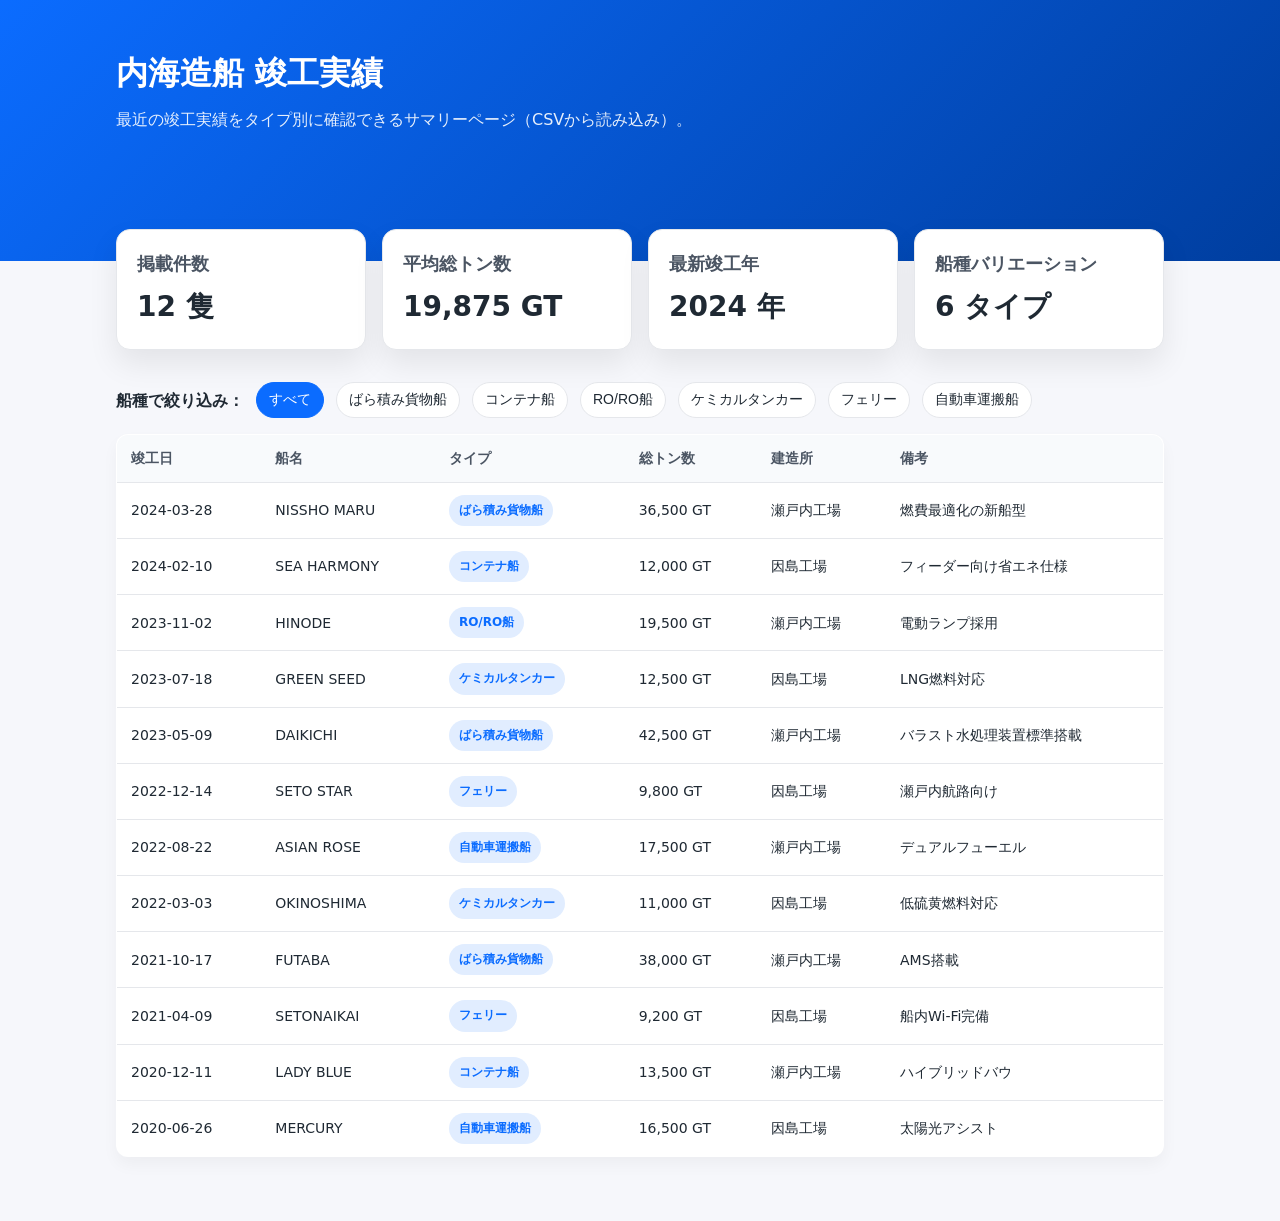
<file: index.html>
<!DOCTYPE html>
<html lang="ja">
<head>
  <meta charset="UTF-8" />
  <meta name="viewport" content="width=device-width, initial-scale=1.0" />
  <title>内海造船 竣工実績</title>
  <style>
    :root {
      --bg: #f6f7fb;
      --card: #ffffff;
      --accent: #0b6cff;
      --text: #1f2933;
      --muted: #4b5563;
      --border: #e5e7eb;
    }

    * { box-sizing: border-box; }

    body {
      margin: 0;
      font-family: "Noto Sans JP", "Inter", system-ui, -apple-system, BlinkMacSystemFont, "Segoe UI", sans-serif;
      background: var(--bg);
      color: var(--text);
      line-height: 1.6;
    }

    header {
      background: linear-gradient(135deg, #0b6cff, #003e9f);
      color: #fff;
      padding: 48px 24px 64px;
    }

    .container {
      max-width: 1080px;
      margin: 0 auto;
      padding: 0 16px 64px;
    }

    h1 { margin: 0 0 8px; font-size: 32px; }

    .lead { margin: 0; color: rgba(255,255,255,0.9); }

    .cards {
      display: grid;
      grid-template-columns: repeat(auto-fit, minmax(240px, 1fr));
      gap: 16px;
      margin-top: -32px;
    }

    .card {
      background: var(--card);
      border-radius: 14px;
      padding: 20px;
      box-shadow: 0 14px 30px rgba(0,0,0,0.08);
      border: 1px solid var(--border);
    }

    .card h2 { margin: 0 0 6px; font-size: 18px; color: var(--muted); }
    .card .value { font-size: 28px; font-weight: 700; }

    .filters {
      display: flex;
      flex-wrap: wrap;
      gap: 12px;
      margin: 32px 0 16px;
      align-items: center;
    }

    .pill {
      padding: 8px 12px;
      border: 1px solid var(--border);
      border-radius: 999px;
      background: var(--card);
      color: var(--text);
      cursor: pointer;
      transition: all .2s ease;
      font-size: 14px;
    }

    .pill.active { background: var(--accent); color: #fff; border-color: var(--accent); }

    table {
      width: 100%;
      border-collapse: collapse;
      background: var(--card);
      border: 1px solid var(--border);
      border-radius: 12px;
      overflow: hidden;
      box-shadow: 0 8px 16px rgba(0,0,0,0.04);
    }

    th, td {
      padding: 12px 14px;
      border-bottom: 1px solid var(--border);
      text-align: left;
      font-size: 14px;
    }

    th { background: #f8fafc; color: var(--muted); font-weight: 600; }

    tr:last-child td { border-bottom: none; }

    .badge {
      display: inline-block;
      padding: 6px 10px;
      border-radius: 999px;
      background: rgba(11,108,255,0.12);
      color: #0b6cff;
      font-weight: 700;
      font-size: 12px;
    }

    @media (max-width: 720px) {
      header { padding: 32px 16px 56px; }
      h1 { font-size: 26px; }
      table, thead, tbody, th, td, tr { display: block; }
      thead { display: none; }
      tr { border-bottom: 1px solid var(--border); }
      td { border: none; padding: 10px 14px; }
      td::before {
        content: attr(data-label);
        display: block;
        font-weight: 700;
        color: var(--muted);
        margin-bottom: 4px;
      }
    }
  </style>
</head>
<body>
  <header>
    <div class="container">
      <h1>内海造船 竣工実績</h1>
      <p class="lead">最近の竣工実績をタイプ別に確認できるサマリーページ（CSVから読み込み）。</p>
    </div>
  </header>

  <main class="container">
    <section class="cards" id="summaryCards"></section>

    <section>
      <div class="filters" id="filters">
        <strong>船種で絞り込み：</strong>
      </div>

      <table id="deliveriesTable" aria-label="竣工実績一覧">
        <thead>
          <tr>
            <th>竣工日</th>
            <th>船名</th>
            <th>タイプ</th>
            <th>総トン数</th>
            <th>建造所</th>
            <th>備考</th>
          </tr>
        </thead>
        <tbody></tbody>
      </table>
    </section>
  </main>

  <script>
    let deliveries = [];
    const tableBody = document.querySelector("#deliveriesTable tbody");
    const filters = document.getElementById("filters");
    const summaryCards = document.getElementById("summaryCards");

    const formatNumber = (num) => num.toLocaleString("ja-JP") + " GT";

    const parseCsv = (text) => {
      const lines = text.trim().split(/\r?\n/);
      const headers = lines.shift().split(",");

      return lines
        .filter(Boolean)
        .map((line) => {
          const cells = line.split(/,(?=(?:[^"]*"[^"]*")*[^"]*$)/).map((cell) => cell.replace(/^"|"$/g, ""));
          const record = Object.fromEntries(headers.map((key, idx) => [key, cells[idx] ?? ""]));
          return {
            date: record.date,
            name: record.name,
            type: record.type,
            tonnage: Number(record.tonnage) || 0,
            yard: record.yard,
            note: record.note,
          };
        });
    };

    const renderTable = (type) => {
      tableBody.innerHTML = "";
      const filtered = type === "すべて" ? deliveries : deliveries.filter((d) => d.type === type);
      filtered
        .sort((a, b) => new Date(b.date) - new Date(a.date))
        .forEach((d) => {
          const tr = document.createElement("tr");
          tr.innerHTML = `
            <td data-label="竣工日">${d.date}</td>
            <td data-label="船名">${d.name}</td>
            <td data-label="タイプ"><span class="badge">${d.type}</span></td>
            <td data-label="総トン数">${formatNumber(d.tonnage)}</td>
            <td data-label="建造所">${d.yard}</td>
            <td data-label="備考">${d.note}</td>
          `;
          tableBody.appendChild(tr);
        });
    };

    const buildFilters = () => {
      filters.innerHTML = "<strong>船種で絞り込み：</strong>";
      const types = ["すべて", ...new Set(deliveries.map((d) => d.type))];
      types.forEach((type, index) => {
        const btn = document.createElement("button");
        btn.className = "pill" + (index === 0 ? " active" : "");
        btn.textContent = type;
        btn.addEventListener("click", () => {
          document.querySelectorAll('.pill').forEach(p => p.classList.remove('active'));
          btn.classList.add('active');
          renderTable(type);
        });
        filters.appendChild(btn);
      });
    };

    const renderSummary = () => {
      summaryCards.innerHTML = "";
      const total = deliveries.length;
      const avgTonnage = total === 0 ? 0 : Math.round(deliveries.reduce((sum, d) => sum + d.tonnage, 0) / total);
      const latestYear = deliveries.length ? new Date(Math.max(...deliveries.map((d) => new Date(d.date)))).getFullYear() : "-";
      const shipTypes = new Set(deliveries.map((d) => d.type)).size;

      const cards = [
        { label: "掲載件数", value: `${total} 隻` },
        { label: "平均総トン数", value: `${avgTonnage.toLocaleString("ja-JP")} GT` },
        { label: "最新竣工年", value: `${latestYear} 年` },
        { label: "船種バリエーション", value: `${shipTypes} タイプ` },
      ];

      cards.forEach((card) => {
        const div = document.createElement("div");
        div.className = "card";
        div.innerHTML = `<h2>${card.label}</h2><div class=\"value\">${card.value}</div>`;
        summaryCards.appendChild(div);
      });
    };

    const loadCsv = async () => {
      try {
        const response = await fetch("deliveries.csv");
        const text = await response.text();
        deliveries = parseCsv(text);
        buildFilters();
        renderSummary();
        renderTable("すべて");
      } catch (error) {
        tableBody.innerHTML = `<tr><td colspan=\"6\">データの読み込みに失敗しました</td></tr>`;
        console.error("CSV load error", error);
      }
    };

    loadCsv();
  </script>
</body>
</html>
</file>
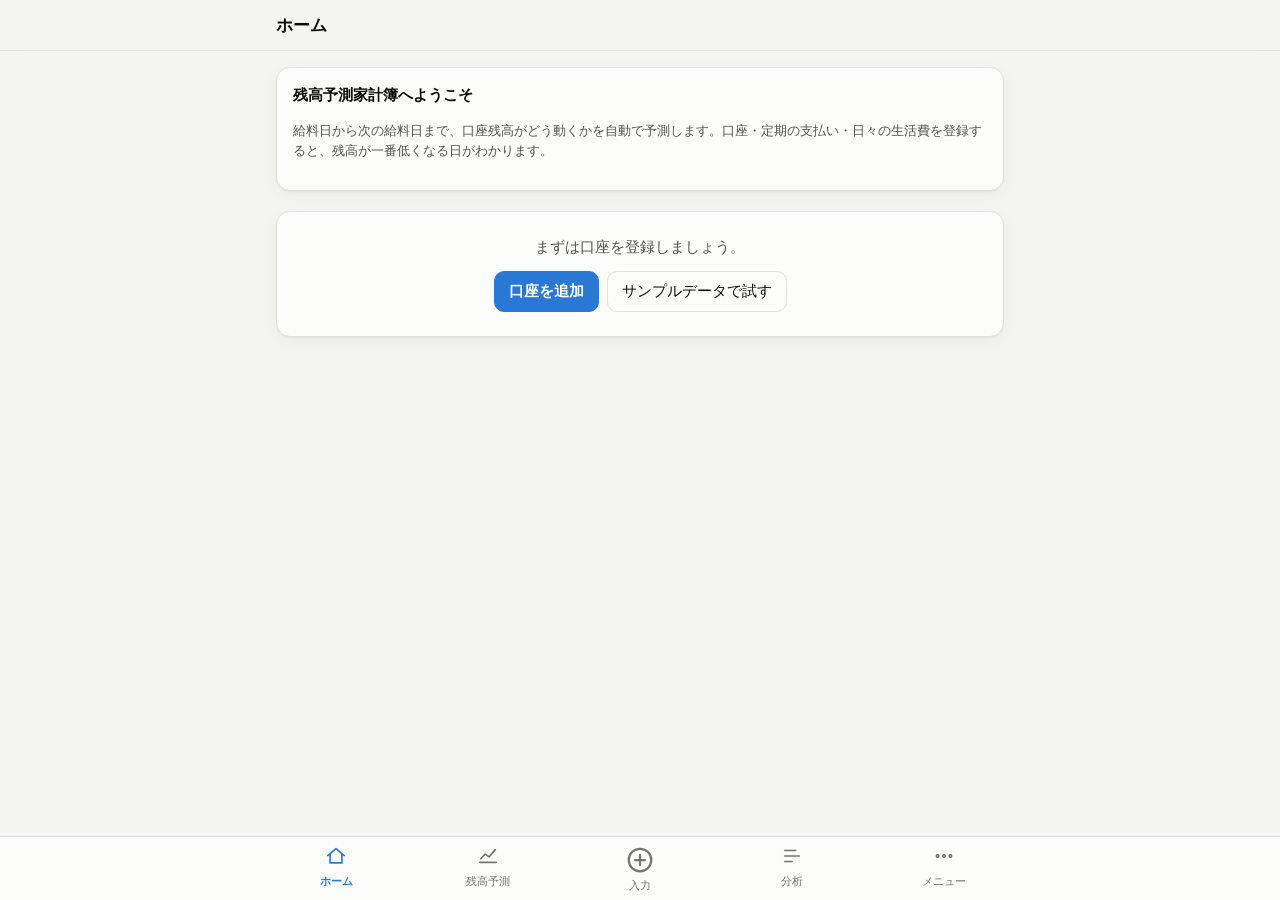
<file: kakeibo/index.html>
<!DOCTYPE html>
<html lang="ja" data-version="2026.10.31-1">
<head>
  <meta charset="UTF-8" />
  <meta name="viewport" content="width=device-width, initial-scale=1, viewport-fit=cover" />
  <meta name="theme-color" content="#f4f4f1" media="(prefers-color-scheme: light)" />
  <meta name="theme-color" content="#111110" media="(prefers-color-scheme: dark)" />
  <meta name="apple-mobile-web-app-capable" content="yes" />
  <meta http-equiv="Cache-Control" content="no-cache" />
  <title>残高予測家計簿</title>
  <link rel="stylesheet" href="css/style.css?v=2026.10.31-1" />
</head>
<body>
  <header class="top">
    <div class="inner">
      <button class="back" id="backBtn" hidden>‹ 戻る</button>
      <h1 id="pageTitle">ホーム</h1>
    </div>
  </header>

  <main id="app" aria-live="polite"></main>

  <nav class="tabs" aria-label="メインメニュー">
    <div class="inner">
      <button data-tab="home">
        <svg viewBox="0 0 24 24" fill="none" stroke="currentColor" stroke-width="1.8" stroke-linecap="round" stroke-linejoin="round" aria-hidden="true"><path d="M3 11.5 12 4l9 7.5"/><path d="M5.5 10v9.5h13V10"/></svg>
        ホーム
      </button>
      <button data-tab="forecast">
        <svg viewBox="0 0 24 24" fill="none" stroke="currentColor" stroke-width="1.8" stroke-linecap="round" stroke-linejoin="round" aria-hidden="true"><path d="M3 19h18"/><path d="M4 15l5-5 4 3 7-8"/></svg>
        残高予測
      </button>
      <button data-tab="input" class="add">
        <svg viewBox="0 0 24 24" fill="none" stroke="currentColor" stroke-width="1.8" stroke-linecap="round" aria-hidden="true"><circle cx="12" cy="12" r="9"/><path d="M12 8v8M8 12h8"/></svg>
        入力
      </button>
      <button data-tab="analysis">
        <svg viewBox="0 0 24 24" fill="none" stroke="currentColor" stroke-width="1.8" stroke-linecap="round" aria-hidden="true"><path d="M4 6h12M4 12h16M4 18h8"/></svg>
        分析
      </button>
      <button data-tab="menu">
        <svg viewBox="0 0 24 24" fill="none" stroke="currentColor" stroke-width="1.8" stroke-linecap="round" aria-hidden="true"><circle cx="5" cy="12" r="1.3"/><circle cx="12" cy="12" r="1.3"/><circle cx="19" cy="12" r="1.3"/></svg>
        メニュー
      </button>
    </div>
  </nav>

  <dialog class="sheet" id="sheet">
    <form method="dialog" id="sheetForm">
      <div class="sheet-head">
        <h2 id="sheetTitle"></h2>
        <button type="button" class="ghost small" id="sheetClose" aria-label="閉じる">閉じる</button>
      </div>
      <div class="sheet-body" id="sheetBody"></div>
    </form>
  </dialog>

  <script src="js/dates.js?v=2026.10.31-1"></script>
  <script src="js/engine.js?v=2026.10.31-1"></script>
  <script src="js/chart.js?v=2026.10.31-1"></script>
  <script src="js/matching.js?v=2026.10.31-1"></script>
  <script src="js/edits.js?v=2026.10.31-1"></script>
  <script src="js/app.js?v=2026.10.31-1"></script>
</body>
</html>
</file>
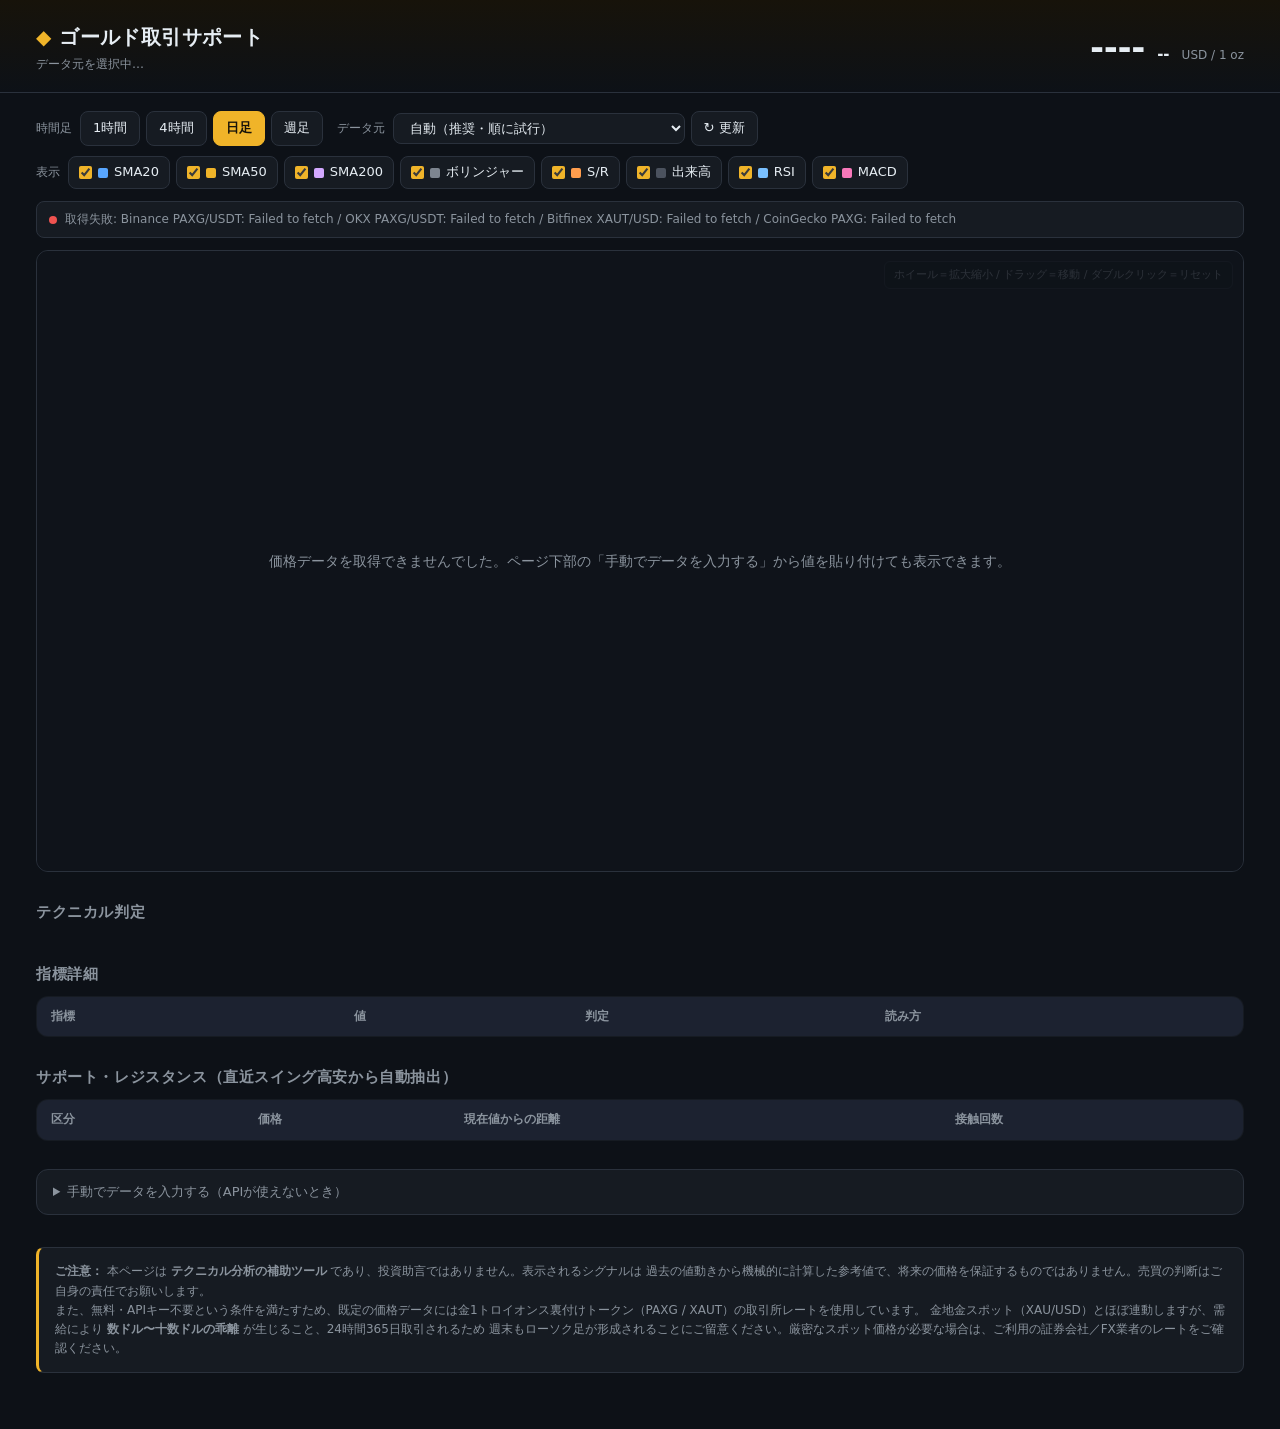
<file: gold.html>
<!DOCTYPE html>
<html lang="ja">
<head>
<meta charset="UTF-8" />
<meta name="viewport" content="width=device-width, initial-scale=1.0" />
<title>ゴールド取引サポート | XAU/USD テクニカル分析</title>
<style>
  :root {
    --bg: #0d1117;
    --panel: #161b22;
    --panel-2: #1c2230;
    --border: #2a313c;
    --text: #e6edf3;
    --muted: #8b949e;
    --gold: #f0b429;
    --up: #26a69a;
    --down: #ef5350;
    --accent: #58a6ff;
  }

  * { box-sizing: border-box; }

  /* クラス側の display 指定が UA の [hidden] に勝ってしまうため明示的に打ち消す。
     これがないと非表示のオーバーレイがチャートのマウス操作を奪う。 */
  [hidden] { display: none !important; }

  body {
    margin: 0;
    background: var(--bg);
    color: var(--text);
    font-family: "Noto Sans JP", system-ui, -apple-system, BlinkMacSystemFont, "Segoe UI", sans-serif;
    line-height: 1.6;
    -webkit-text-size-adjust: 100%;
  }

  a { color: var(--accent); }

  .container { max-width: 1240px; margin: 0 auto; padding: 0 16px 56px; }

  /* ---------- header ---------- */
  header {
    border-bottom: 1px solid var(--border);
    background: linear-gradient(180deg, #17130a, var(--bg));
  }

  .head-inner {
    max-width: 1240px;
    margin: 0 auto;
    padding: 20px 16px 18px;
    display: flex;
    flex-wrap: wrap;
    gap: 16px 28px;
    align-items: flex-end;
    justify-content: space-between;
  }

  h1 {
    margin: 0;
    font-size: 20px;
    letter-spacing: .02em;
  }
  h1 .mark { color: var(--gold); }
  .sub { margin: 2px 0 0; font-size: 12px; color: var(--muted); }

  .ticker { display: flex; align-items: baseline; gap: 12px; flex-wrap: wrap; }
  .ticker .price { font-size: 34px; font-weight: 700; font-variant-numeric: tabular-nums; letter-spacing: -.01em; }
  .ticker .chg { font-size: 15px; font-weight: 700; font-variant-numeric: tabular-nums; }
  .ticker .unit { font-size: 12px; color: var(--muted); }
  .up { color: var(--up); }
  .down { color: var(--down); }
  .flat { color: var(--muted); }

  /* ---------- toolbar ---------- */
  .toolbar {
    display: flex;
    flex-wrap: wrap;
    gap: 10px 14px;
    align-items: center;
    margin: 18px 0 12px;
  }

  .group { display: flex; align-items: center; gap: 6px; flex-wrap: wrap; }
  .group > .label { font-size: 12px; color: var(--muted); margin-right: 2px; }

  button, select {
    font: inherit;
    font-size: 13px;
    color: var(--text);
    background: var(--panel);
    border: 1px solid var(--border);
    border-radius: 8px;
    padding: 6px 12px;
    cursor: pointer;
    transition: background .15s, border-color .15s, color .15s;
  }
  button:hover, select:hover { border-color: #3d4552; background: var(--panel-2); }
  button.active { background: var(--gold); border-color: var(--gold); color: #17130a; font-weight: 700; }
  button:disabled { opacity: .5; cursor: default; }

  .toggle {
    display: inline-flex;
    align-items: center;
    gap: 6px;
    font-size: 13px;
    padding: 5px 10px;
    border: 1px solid var(--border);
    border-radius: 8px;
    background: var(--panel);
    cursor: pointer;
    user-select: none;
  }
  .toggle input { accent-color: var(--gold); margin: 0; }
  .swatch { width: 10px; height: 10px; border-radius: 2px; display: inline-block; }

  /* ---------- status ---------- */
  .status {
    display: flex;
    align-items: center;
    gap: 8px;
    font-size: 12px;
    color: var(--muted);
    padding: 8px 12px;
    border: 1px solid var(--border);
    border-radius: 8px;
    background: var(--panel);
    margin-bottom: 12px;
  }
  .status .dot { width: 8px; height: 8px; border-radius: 50%; background: var(--muted); flex: none; }
  .status.ok .dot { background: var(--up); }
  .status.warn .dot { background: var(--gold); }
  .status.err .dot { background: var(--down); }

  /* ---------- chart ---------- */
  .chart-wrap {
    position: relative;
    background: var(--panel);
    border: 1px solid var(--border);
    border-radius: 12px;
    overflow: hidden;
  }
  #chart { display: block; width: 100%; height: 620px; touch-action: none; cursor: crosshair; }
  @media (max-width: 720px) { #chart { height: 480px; } }

  .chart-hint {
    position: absolute; right: 10px; top: 10px;
    font-size: 11px; color: var(--muted);
    pointer-events: none;
    background: rgba(22,27,34,.9);
    border: 1px solid var(--border);
    border-radius: 6px;
    padding: 4px 9px;
    transition: opacity .4s ease;
  }
  .chart-hint.dismissed { opacity: 0; }

  .overlay-msg {
    position: absolute; inset: 0;
    display: flex; align-items: center; justify-content: center;
    background: rgba(13,17,23,.75);
    font-size: 14px; color: var(--muted);
    text-align: center; padding: 24px;
  }

  /* ---------- analysis ---------- */
  h2 { font-size: 15px; margin: 28px 0 10px; letter-spacing: .04em; color: var(--muted); font-weight: 600; }

  .grid {
    display: grid;
    grid-template-columns: repeat(auto-fit, minmax(230px, 1fr));
    gap: 12px;
  }

  .card {
    background: var(--panel);
    border: 1px solid var(--border);
    border-radius: 12px;
    padding: 14px 16px;
  }
  .card .k { font-size: 12px; color: var(--muted); }
  .card .v { font-size: 22px; font-weight: 700; font-variant-numeric: tabular-nums; margin-top: 2px; }
  .card .n { font-size: 12px; color: var(--muted); margin-top: 2px; }

  .signal-card { grid-column: span 2; }
  @media (max-width: 620px) { .signal-card { grid-column: span 1; } }
  .signal-card .v { font-size: 26px; }

  .gauge {
    position: relative;
    height: 8px;
    border-radius: 999px;
    margin: 12px 0 6px;
    background: linear-gradient(90deg, var(--down) 0%, #4b525e 50%, var(--up) 100%);
    opacity: .55;
  }
  .gauge .needle {
    position: absolute; top: -4px; width: 3px; height: 16px;
    background: var(--text); border-radius: 2px;
    transform: translateX(-50%);
    transition: left .3s ease;
  }
  .gauge-scale { display: flex; justify-content: space-between; font-size: 11px; color: var(--muted); }

  table { width: 100%; border-collapse: collapse; background: var(--panel); border: 1px solid var(--border); border-radius: 12px; overflow: hidden; }
  th, td { padding: 10px 14px; text-align: left; font-size: 13px; border-bottom: 1px solid var(--border); }
  th { background: var(--panel-2); color: var(--muted); font-weight: 600; font-size: 12px; }
  tr:last-child td { border-bottom: none; }
  td.num { font-variant-numeric: tabular-nums; white-space: nowrap; }

  .tag {
    display: inline-block; padding: 2px 9px; border-radius: 999px;
    font-size: 12px; font-weight: 700; white-space: nowrap;
  }
  .tag.bull { background: rgba(38,166,154,.16); color: var(--up); }
  .tag.bear { background: rgba(239,83,80,.16); color: var(--down); }
  .tag.neu  { background: rgba(139,148,158,.16); color: var(--muted); }

  @media (max-width: 720px) {
    table, thead, tbody, th, td, tr { display: block; }
    thead { display: none; }
    tr { border-bottom: 1px solid var(--border); padding: 6px 0; }
    tr:last-child { border-bottom: none; }
    td { border: none; padding: 4px 14px; display: flex; justify-content: space-between; gap: 16px; }
    td::before { content: attr(data-label); color: var(--muted); font-size: 12px; }
  }

  details {
    margin-top: 28px;
    background: var(--panel);
    border: 1px solid var(--border);
    border-radius: 12px;
    padding: 12px 16px;
  }
  summary { cursor: pointer; font-size: 13px; color: var(--muted); }
  textarea {
    width: 100%; min-height: 150px; margin-top: 12px;
    background: var(--bg); color: var(--text);
    border: 1px solid var(--border); border-radius: 8px;
    padding: 10px; font-family: ui-monospace, SFMono-Regular, Menlo, monospace; font-size: 12px;
    resize: vertical;
  }
  .note { font-size: 12px; color: var(--muted); }

  footer.disclaimer {
    margin-top: 32px;
    padding: 14px 16px;
    border: 1px solid var(--border);
    border-left: 3px solid var(--gold);
    border-radius: 8px;
    background: var(--panel);
    font-size: 12px;
    color: var(--muted);
  }
</style>
</head>
<body>

<header>
  <div class="head-inner">
    <div>
      <h1><span class="mark">◆</span> ゴールド取引サポート</h1>
      <p class="sub" id="sourceLine">データ元を選択中…</p>
    </div>
    <div class="ticker">
      <span class="price" id="lastPrice">----</span>
      <span class="chg" id="lastChange">--</span>
      <span class="unit" id="lastTime">USD / 1 oz</span>
    </div>
  </div>
</header>

<main class="container">

  <div class="toolbar">
    <div class="group">
      <span class="label">時間足</span>
      <button data-tf="1h">1時間</button>
      <button data-tf="4h">4時間</button>
      <button data-tf="1d" class="active">日足</button>
      <button data-tf="1w">週足</button>
    </div>

    <div class="group">
      <span class="label">データ元</span>
      <select id="sourceSelect">
        <option value="auto">自動（推奨・順に試行）</option>
        <option value="binance">Binance PAXG/USDT</option>
        <option value="okx">OKX PAXG/USDT</option>
        <option value="bitfinex">Bitfinex XAUT/USD</option>
        <option value="coingecko">CoinGecko PAXG</option>
        <option value="stooq">Stooq XAU/USD 現物（CORS制限あり）</option>
        <option value="manual">手動入力データ</option>
      </select>
      <button id="reloadBtn" title="再取得">↻ 更新</button>
    </div>

    <div class="group" id="toggles"></div>
  </div>

  <div class="status" id="status"><span class="dot"></span><span id="statusText">読み込み中…</span></div>

  <div class="chart-wrap">
    <canvas id="chart"></canvas>
    <div class="chart-hint">ホイール＝拡大縮小 / ドラッグ＝移動 / ダブルクリック＝リセット</div>
    <div class="overlay-msg" id="overlayMsg" hidden></div>
  </div>

  <h2>テクニカル判定</h2>
  <div class="grid" id="summaryGrid"></div>

  <h2>指標詳細</h2>
  <table id="indicatorTable">
    <thead>
      <tr><th>指標</th><th>値</th><th>判定</th><th>読み方</th></tr>
    </thead>
    <tbody></tbody>
  </table>

  <h2>サポート・レジスタンス（直近スイング高安から自動抽出）</h2>
  <table id="srTable">
    <thead>
      <tr><th>区分</th><th>価格</th><th>現在値からの距離</th><th>接触回数</th></tr>
    </thead>
    <tbody></tbody>
  </table>

  <details id="manualPanel">
    <summary>手動でデータを入力する（APIが使えないとき）</summary>
    <p class="note" style="margin-top:10px">
      1行1本のローソク足。<code>日時,始値,高値,安値,終値[,出来高]</code> の形式（カンマ / タブ / 半角スペース区切り）。
      日時は <code>2026-09-01</code> や <code>2026-09-01 14:00</code>、UNIX秒/ミリ秒も可。ヘッダー行があれば自動で無視します。
    </p>
    <textarea id="manualInput" placeholder="2026-09-01,3980.5,4012.0,3971.2,4005.8
2026-09-02,4005.8,4030.4,3998.1,4021.3"></textarea>
    <div style="margin-top:10px; display:flex; gap:8px; flex-wrap:wrap">
      <button id="manualApply">このデータで表示</button>
      <button id="manualClear">クリア</button>
      <span class="note" id="manualMsg"></span>
    </div>
  </details>

  <footer class="disclaimer">
    <strong>ご注意：</strong>
    本ページは <strong>テクニカル分析の補助ツール</strong> であり、投資助言ではありません。表示されるシグナルは
    過去の値動きから機械的に計算した参考値で、将来の価格を保証するものではありません。売買の判断はご自身の責任でお願いします。<br />
    また、無料・APIキー不要という条件を満たすため、既定の価格データには金1トロイオンス裏付けトークン（PAXG / XAUT）の取引所レートを使用しています。
    金地金スポット（XAU/USD）とほぼ連動しますが、需給により <strong>数ドル〜十数ドルの乖離</strong> が生じること、24時間365日取引されるため
    週末もローソク足が形成されることにご留意ください。厳密なスポット価格が必要な場合は、ご利用の証券会社／FX業者のレートをご確認ください。
  </footer>
</main>

<script>
"use strict";

/* =========================================================================
   1. 設定
   ========================================================================= */

const TF = {
  "1h": { label: "1時間足", ms: 3600e3 },
  "4h": { label: "4時間足", ms: 4 * 3600e3 },
  "1d": { label: "日足",    ms: 24 * 3600e3 },
  "1w": { label: "週足",    ms: 7 * 24 * 3600e3 },
};

const OVERLAY_DEFS = [
  { id: "sma20",  label: "SMA20",  color: "#58a6ff", on: true },
  { id: "sma50",  label: "SMA50",  color: "#f0b429", on: true },
  { id: "sma200", label: "SMA200", color: "#d2a8ff", on: true },
  { id: "bb",     label: "ボリンジャー", color: "#7d8590", on: true },
  { id: "sr",     label: "S/R",    color: "#ff9d4d", on: true },
  { id: "vol",    label: "出来高", color: "#4b525e", on: true },
  { id: "rsi",    label: "RSI",    color: "#79c0ff", on: true },
  { id: "macd",   label: "MACD",   color: "#f778ba", on: true },
];

const CACHE_KEY = "goldChartCache.v1";
const MANUAL_KEY = "goldChartManual.v1";

const state = {
  tf: "1d",
  sourcePref: "auto",
  candles: [],
  meta: null,          // { sourceId, sourceName, note, granularityMs }
  view: { start: 0, count: 140 },
  hover: null,         // ホバー中のインデックス
  overlays: Object.fromEntries(OVERLAY_DEFS.map(o => [o.id, o.on])),
  drag: null,
};

/* =========================================================================
   2. データ取得アダプタ
   すべて APIキー不要・CORS 許可済みの公開エンドポイント。
   ブラウザの所在地やレート制限で失敗しうるため、順に試行する。
   ========================================================================= */

const SOURCES = {
  binance: {
    name: "Binance PAXG/USDT",
    note: "金1oz裏付けトークン PAXG の取引所レート（24時間取引）",
    tfMap: { "1h": "1h", "4h": "4h", "1d": "1d", "1w": "1w" },
    async load(tf) {
      const iv = this.tfMap[tf];
      const hosts = ["https://api.binance.com", "https://api-gcp.binance.com", "https://data-api.binance.vision"];
      let lastErr;
      for (const host of hosts) {
        try {
          const url = `${host}/api/v3/klines?symbol=PAXGUSDT&interval=${iv}&limit=500`;
          const rows = await getJson(url);
          if (!Array.isArray(rows) || !rows.length) throw new Error("空のレスポンス");
          return rows.map(r => ({
            t: +r[0], o: +r[1], h: +r[2], l: +r[3], c: +r[4], v: +r[5],
          }));
        } catch (e) { lastErr = e; }
      }
      throw lastErr || new Error("取得失敗");
    },
  },

  okx: {
    name: "OKX PAXG/USDT",
    note: "金1oz裏付けトークン PAXG の取引所レート（24時間取引）",
    tfMap: { "1h": "1H", "4h": "4H", "1d": "1D", "1w": "1W" },
    async load(tf) {
      const bar = this.tfMap[tf];
      const url = `https://www.okx.com/api/v5/market/candles?instId=PAXG-USDT&bar=${bar}&limit=300`;
      const json = await getJson(url);
      if (json.code !== "0" || !Array.isArray(json.data) || !json.data.length) {
        throw new Error(json.msg || "空のレスポンス");
      }
      // 新しい順で返るので反転
      return json.data.slice().reverse().map(r => ({
        t: +r[0], o: +r[1], h: +r[2], l: +r[3], c: +r[4], v: +r[5],
      }));
    },
  },

  bitfinex: {
    name: "Bitfinex XAUT/USD",
    note: "金1oz裏付けトークン XAUT の取引所レート（24時間取引）",
    tfMap: { "1h": "1h", "4h": "6h", "1d": "1D", "1w": "1W" },
    async load(tf) {
      const iv = this.tfMap[tf];
      const url = `https://api-pub.bitfinex.com/v2/candles/trade:${iv}:tXAUT:USD/hist?limit=500&sort=-1`;
      const rows = await getJson(url);
      if (!Array.isArray(rows) || !rows.length) throw new Error("空のレスポンス");
      // [MTS, OPEN, CLOSE, HIGH, LOW, VOLUME] の並びに注意
      return rows.slice().reverse().map(r => ({
        t: +r[0], o: +r[1], c: +r[2], h: +r[3], l: +r[4], v: +r[5],
      }));
    },
  },

  coingecko: {
    name: "CoinGecko PAXG",
    note: "金1oz裏付けトークン PAXG の集計レート（足の幅は自動決定）",
    daysMap: { "1h": 7, "4h": 30, "1d": 180, "1w": 365 },
    async load(tf) {
      const days = this.daysMap[tf];
      const url = `https://api.coingecko.com/api/v3/coins/pax-gold/ohlc?vs_currency=usd&days=${days}`;
      const rows = await getJson(url);
      if (!Array.isArray(rows) || !rows.length) throw new Error("空のレスポンス");
      return rows.map(r => ({ t: +r[0], o: +r[1], h: +r[2], l: +r[3], c: +r[4], v: 0 }));
    },
  },

  stooq: {
    name: "Stooq XAU/USD 現物",
    note: "金地金スポット価格（日足のみ・CORS未対応のため失敗する場合あり）",
    async load(tf) {
      if (tf !== "1d" && tf !== "1w") {
        throw new Error("このデータ元は日足・週足のみ対応しています");
      }
      const url = "https://stooq.com/q/d/l/?s=xauusd&i=d";
      const text = await getText(url);
      const daily = parseDelimited(text);
      if (!daily.length) throw new Error("CSVを解釈できませんでした");
      const recent = daily.slice(-800);
      return tf === "1w" ? aggregateWeekly(recent) : recent;
    },
  },
};

const AUTO_CHAIN = ["binance", "okx", "bitfinex", "coingecko"];

async function fetchWithTimeout(url, ms = 12000) {
  const ctrl = new AbortController();
  const timer = setTimeout(() => ctrl.abort(), ms);
  try {
    const res = await fetch(url, { signal: ctrl.signal, cache: "no-store" });
    if (!res.ok) throw new Error(`HTTP ${res.status}`);
    return res;
  } finally {
    clearTimeout(timer);
  }
}
const getJson = async (url) => (await fetchWithTimeout(url)).json();
const getText = async (url) => (await fetchWithTimeout(url)).text();

/** 選択に応じてデータを取得。auto の場合は順に試して最初に成功したものを返す。 */
async function loadCandles(tf, pref) {
  if (pref === "manual") {
    const rows = parseDelimited(localStorage.getItem(MANUAL_KEY) || "");
    if (!rows.length) throw new Error("手動データが未登録です。下部の入力欄から登録してください。");
    return { candles: rows, meta: { sourceId: "manual", sourceName: "手動入力データ", note: "自分で入力した値" } };
  }

  const ids = pref === "auto" ? AUTO_CHAIN : [pref];
  const errors = [];

  for (const id of ids) {
    const src = SOURCES[id];
    try {
      const candles = sanitize(await src.load(tf));
      if (candles.length < 30) throw new Error("データ本数が不足しています");
      return { candles, meta: { sourceId: id, sourceName: src.name, note: src.note }, errors };
    } catch (e) {
      errors.push(`${src.name}: ${e.message || e}`);
    }
  }
  const err = new Error(errors.join(" / "));
  err.details = errors;
  throw err;
}

/** 欠損・重複・順序を整える */
function sanitize(rows) {
  const seen = new Map();
  for (const r of rows) {
    if (!Number.isFinite(r.t) || !Number.isFinite(r.o) || !Number.isFinite(r.h) ||
        !Number.isFinite(r.l) || !Number.isFinite(r.c)) continue;
    if (r.h < r.l) { const t = r.h; r.h = r.l; r.l = t; }
    r.h = Math.max(r.h, r.o, r.c);
    r.l = Math.min(r.l, r.o, r.c);
    r.v = Number.isFinite(r.v) ? r.v : 0;
    seen.set(r.t, r);
  }
  return [...seen.values()].sort((a, b) => a.t - b.t);
}

/** 日足配列を週足に集約（月曜始まり） */
function aggregateWeekly(daily) {
  const out = [];
  let cur = null, curKey = null;
  for (const d of daily) {
    const date = new Date(d.t);
    const day = (date.getUTCDay() + 6) % 7; // 月曜=0
    const monday = Date.UTC(date.getUTCFullYear(), date.getUTCMonth(), date.getUTCDate() - day);
    if (curKey !== monday) {
      if (cur) out.push(cur);
      cur = { t: monday, o: d.o, h: d.h, l: d.l, c: d.c, v: d.v };
      curKey = monday;
    } else {
      cur.h = Math.max(cur.h, d.h);
      cur.l = Math.min(cur.l, d.l);
      cur.c = d.c;
      cur.v += d.v;
    }
  }
  if (cur) out.push(cur);
  return out;
}

/** CSV / TSV / 空白区切りの汎用パーサ（Stooq・手動入力の両方で使用） */
function parseDelimited(text) {
  const out = [];
  for (const raw of String(text).trim().split(/\r?\n/)) {
    const line = raw.trim();
    if (!line || line.startsWith("#")) continue;
    const cells = line.split(/\s*[,\t;]\s*|\s{1,}/).filter(s => s !== "");
    if (cells.length < 5) continue;

    const t = parseTimestamp(cells[0]);
    const [o, h, l, c] = cells.slice(1, 5).map(Number);
    if (t == null || ![o, h, l, c].every(Number.isFinite)) continue; // ヘッダー行はここで落ちる

    const v = cells.length > 5 ? Number(cells[5]) : 0;
    out.push({ t, o, h, l, c, v: Number.isFinite(v) ? v : 0 });
  }
  return sanitize(out);
}

function parseTimestamp(s) {
  const str = String(s).trim();
  if (/^\d{10}$/.test(str)) return Number(str) * 1000;
  if (/^\d{13}$/.test(str)) return Number(str);
  // "2026-09-01 14:00" のような形式を ISO に寄せる
  const iso = str.replace(/\//g, "-").replace(" ", "T");
  const ms = Date.parse(/T/.test(iso) ? iso : iso + "T00:00:00Z");
  return Number.isFinite(ms) ? ms : null;
}

/* =========================================================================
   3. テクニカル指標
   ========================================================================= */

function sma(values, period) {
  const out = new Array(values.length).fill(null);
  let sum = 0;
  for (let i = 0; i < values.length; i++) {
    sum += values[i];
    if (i >= period) sum -= values[i - period];
    if (i >= period - 1) out[i] = sum / period;
  }
  return out;
}

function ema(values, period) {
  const out = new Array(values.length).fill(null);
  if (values.length < period) return out;
  const k = 2 / (period + 1);
  let prev = values.slice(0, period).reduce((a, b) => a + b, 0) / period;
  out[period - 1] = prev;
  for (let i = period; i < values.length; i++) {
    prev = values[i] * k + prev * (1 - k);
    out[i] = prev;
  }
  return out;
}

function stdev(values, period) {
  const out = new Array(values.length).fill(null);
  for (let i = period - 1; i < values.length; i++) {
    const win = values.slice(i - period + 1, i + 1);
    const mean = win.reduce((a, b) => a + b, 0) / period;
    const varSum = win.reduce((a, b) => a + (b - mean) ** 2, 0);
    out[i] = Math.sqrt(varSum / period);
  }
  return out;
}

function bollinger(closes, period = 20, mult = 2) {
  const mid = sma(closes, period);
  const sd = stdev(closes, period);
  return {
    mid,
    upper: mid.map((m, i) => (m == null ? null : m + mult * sd[i])),
    lower: mid.map((m, i) => (m == null ? null : m - mult * sd[i])),
  };
}

/** Wilder 平滑化の RSI */
function rsi(closes, period = 14) {
  const out = new Array(closes.length).fill(null);
  if (closes.length <= period) return out;

  let gain = 0, loss = 0;
  for (let i = 1; i <= period; i++) {
    const d = closes[i] - closes[i - 1];
    if (d >= 0) gain += d; else loss -= d;
  }
  gain /= period; loss /= period;
  // 値動きが皆無(gain=loss=0)のときは 100 ではなく中立の 50 とする
  out[period] = loss === 0 ? (gain === 0 ? 50 : 100) : 100 - 100 / (1 + gain / loss);

  for (let i = period + 1; i < closes.length; i++) {
    const d = closes[i] - closes[i - 1];
    gain = (gain * (period - 1) + Math.max(d, 0)) / period;
    loss = (loss * (period - 1) + Math.max(-d, 0)) / period;
    out[i] = loss === 0 ? (gain === 0 ? 50 : 100) : 100 - 100 / (1 + gain / loss);
  }
  return out;
}

function macd(closes, fast = 12, slow = 26, signalPeriod = 9) {
  const ef = ema(closes, fast), es = ema(closes, slow);
  const line = closes.map((_, i) => (ef[i] == null || es[i] == null ? null : ef[i] - es[i]));

  const firstIdx = line.findIndex(v => v != null);
  const signal = new Array(closes.length).fill(null);
  if (firstIdx >= 0) {
    const sig = ema(line.slice(firstIdx), signalPeriod);
    sig.forEach((v, i) => { signal[firstIdx + i] = v; });
  }
  const hist = line.map((v, i) => (v == null || signal[i] == null ? null : v - signal[i]));
  return { line, signal, hist };
}

/** Wilder 平滑化の ATR */
function atr(candles, period = 14) {
  const out = new Array(candles.length).fill(null);
  if (candles.length <= period) return out;

  const tr = candles.map((c, i) => {
    if (i === 0) return c.h - c.l;
    const pc = candles[i - 1].c;
    return Math.max(c.h - c.l, Math.abs(c.h - pc), Math.abs(c.l - pc));
  });

  let prev = tr.slice(1, period + 1).reduce((a, b) => a + b, 0) / period;
  out[period] = prev;
  for (let i = period + 1; i < candles.length; i++) {
    prev = (prev * (period - 1) + tr[i]) / period;
    out[i] = prev;
  }
  return out;
}

/**
 * スイング高値・安値（フラクタル）を検出し、近接する水準をまとめて
 * サポート／レジスタンス候補を作る。
 */
function supportResistance(candles, { lookback = 220, wing = 3, tolerance = 0.004, max = 4 } = {}) {
  const data = candles.slice(-lookback);
  if (data.length < wing * 2 + 5) return { support: [], resistance: [] };

  const pivots = [];
  for (let i = wing; i < data.length - wing; i++) {
    let isHigh = true, isLow = true;
    for (let j = i - wing; j <= i + wing; j++) {
      if (j === i) continue;
      if (data[j].h >= data[i].h) isHigh = false;
      if (data[j].l <= data[i].l) isLow = false;
    }
    if (isHigh) pivots.push({ price: data[i].h, kind: "R" });
    if (isLow) pivots.push({ price: data[i].l, kind: "S" });
  }
  if (!pivots.length) return { support: [], resistance: [] };

  // 近接クラスタに集約
  pivots.sort((a, b) => a.price - b.price);
  const clusters = [];
  for (const p of pivots) {
    const last = clusters[clusters.length - 1];
    if (last && Math.abs(p.price - last.price) / last.price <= tolerance) {
      last.members.push(p.price);
      last.price = last.members.reduce((a, b) => a + b, 0) / last.members.length;
      last.touches++;
    } else {
      clusters.push({ price: p.price, members: [p.price], touches: 1 });
    }
  }

  const price = candles[candles.length - 1].c;
  const rank = (a, b) => (b.touches - a.touches) || (Math.abs(a.price - price) - Math.abs(b.price - price));

  return {
    support: clusters.filter(c => c.price < price).sort((a, b) => b.price - a.price).slice(0, max * 2).sort(rank).slice(0, max),
    resistance: clusters.filter(c => c.price > price).sort((a, b) => a.price - b.price).slice(0, max * 2).sort(rank).slice(0, max),
  };
}

/** チャート・分析で使う指標をまとめて計算 */
function computeIndicators(candles) {
  const closes = candles.map(c => c.c);
  return {
    closes,
    sma20: sma(closes, 20),
    sma50: sma(closes, 50),
    sma200: sma(closes, 200),
    ema20: ema(closes, 20),
    bb: bollinger(closes, 20, 2),
    rsi14: rsi(closes, 14),
    macd: macd(closes),
    atr14: atr(candles, 14),
    volSma20: sma(candles.map(c => c.v), 20),
    sr: supportResistance(candles),
  };
}

/* =========================================================================
   4. 判定ロジック
   各指標を 強気(+1) / 中立(0) / 弱気(-1) で評価し、重み付き合計でスコア化する。
   ========================================================================= */

function buildAnalysis(candles, ind) {
  const i = candles.length - 1;
  const c = candles[i].c;
  const rows = [];
  const at = (arr) => (arr && arr[i] != null ? arr[i] : null);

  // weight = その指標が取りうるスコアの絶対値の上限。合計スコアの正規化に使う。
  const add = (name, value, score, verdict, hint, weight) =>
    rows.push({ name, value, score, verdict, hint, weight });

  // --- 移動平均の並び（パーフェクトオーダー判定） -------------------------
  const s20 = at(ind.sma20), s50 = at(ind.sma50), s200 = at(ind.sma200);
  if (s20 != null && s50 != null && s200 != null) {
    // 価格の0.25%未満の差は「並んでいない」＝もみ合いとみなす（僅差での誤判定を防ぐ）
    const flat = (x, y) => Math.abs(x - y) / c < 0.0025;
    let sc = 0, verdict = "もみ合い（移動平均が収束）";
    if (flat(s20, s50) && flat(s50, s200)) { sc = 0; }
    else if (s20 > s50 && s50 > s200 && !flat(s20, s50)) { sc = 2; verdict = "上昇（パーフェクトオーダー）"; }
    else if (s20 < s50 && s50 < s200 && !flat(s20, s50)) { sc = -2; verdict = "下降（パーフェクトオーダー）"; }
    else if (!flat(s20, s50)) { sc = s20 > s50 ? 1 : -1; verdict = s20 > s50 ? "短期上向き" : "短期下向き"; }
    add("移動平均の並び", `20:${fmt(s20)} / 50:${fmt(s50)} / 200:${fmt(s200)}`, sc, verdict,
        "短期・中期・長期の順に並ぶとトレンドが素直。逆順は下降トレンド。差が僅かなら方向感なし。", 2);
  }

  // --- 200SMA との位置関係（長期の地合い） --------------------------------
  if (s200 != null) {
    const diff = (c / s200 - 1) * 100;
    const mag = Math.abs(diff);
    // 乖離1%未満は中立、3%以上でトレンドが明確とみなす
    const sc = mag < 1 ? 0 : Math.sign(diff) * (mag >= 3 ? 2 : 1);
    add("200SMA乖離", `${diff >= 0 ? "+" : ""}${diff.toFixed(2)}%`, sc,
        mag < 1 ? "200SMA近辺（中立）" : diff > 0 ? "長期上昇局面" : "長期下降局面",
        "200SMAより上なら買い方優勢、下なら売り方優勢が基本。乖離が小さいうちは方向感なし。", 2);
  }

  // --- RSI ----------------------------------------------------------------
  const r = at(ind.rsi14);
  if (r != null) {
    let sc = 0, verdict = "中立";
    if (r >= 70) { sc = -1; verdict = "買われすぎ"; }
    else if (r >= 55) { sc = 1; verdict = "強気"; }
    else if (r <= 30) { sc = 1; verdict = "売られすぎ"; }
    else if (r <= 45) { sc = -1; verdict = "弱気"; }
    add("RSI(14)", r.toFixed(1), sc, verdict,
        "70以上は過熱（反落警戒）、30以下は売られすぎ（反発期待）。", 1);
  }

  // --- MACD ---------------------------------------------------------------
  const ml = at(ind.macd.line), ms = at(ind.macd.signal), mh = at(ind.macd.hist);
  if (ml != null && ms != null) {
    const prevH = ind.macd.hist[i - 1];
    const eps = c * 0.0002; // 価格の0.02%未満の差はシグナルとの接近＝中立扱い
    let verdict, sc;
    if (Math.abs(mh) <= eps) { verdict = "中立（シグナルに接近）"; sc = 0; }
    else { verdict = mh > 0 ? "強気" : "弱気"; sc = mh > 0 ? 1 : -1; }
    if (prevH != null && Math.abs(mh) > eps) {
      if (prevH <= 0 && mh > 0) { verdict = "ゴールデンクロス直後"; sc = 2; }
      else if (prevH >= 0 && mh < 0) { verdict = "デッドクロス直後"; sc = -2; }
    }
    add("MACD(12,26,9)", `${fmt(ml)} / シグナル ${fmt(ms)}`, sc, verdict,
        "MACDがシグナルを上抜けたら買い転換、下抜けたら売り転換のサイン。", 2);
  }

  // --- ボリンジャーバンド %B ----------------------------------------------
  const bu = at(ind.bb.upper), bl = at(ind.bb.lower), bm = at(ind.bb.mid);
  if (bu != null && bl != null && bu > bl) {
    const pb = (c - bl) / (bu - bl);
    let sc = 0, verdict = "バンド内";
    if (pb > 1) { sc = -1; verdict = "+2σ突破（過熱）"; }
    else if (pb > 0.8) { sc = 1; verdict = "上限寄り（強い）"; }
    else if (pb < 0) { sc = 1; verdict = "-2σ割れ（反発期待）"; }
    else if (pb < 0.2) { sc = -1; verdict = "下限寄り（弱い）"; }
    const width = ((bu - bl) / bm) * 100;
    add("ボリンジャー %B", `${(pb * 100).toFixed(0)}%（バンド幅 ${width.toFixed(2)}%）`, sc, verdict,
        "%Bはバンド内の位置。バンド幅が縮むと大きな値動きの前兆（スクイーズ）。", 1);
  }

  // --- ATR（ボラティリティと損切り幅の目安） ------------------------------
  const a = at(ind.atr14);
  if (a != null) {
    add("ATR(14)", `${fmt(a)}（${((a / c) * 100).toFixed(2)}%）`, 0, "ボラティリティ",
        `1本あたりの平均変動幅。損切りは 1.5×ATR ＝ 約 ${fmt(a * 1.5)} 幅が目安。`, 0);
  }

  // --- 出来高 -------------------------------------------------------------
  const v = candles[i].v, vAvg = at(ind.volSma20);
  if (vAvg && v > 0) {
    const ratio = v / vAvg;
    const bullish = candles[i].c >= candles[i].o;
    let sc = 0, verdict = "平常";
    if (ratio >= 1.5) { sc = bullish ? 1 : -1; verdict = bullish ? "大商いの上昇" : "大商いの下落"; }
    else if (ratio < 0.6) { verdict = "閑散"; }
    add("出来高", `20本平均比 ${ratio.toFixed(2)}倍`, sc, verdict,
        "出来高を伴う値動きは継続しやすく、閑散時のブレイクはダマシになりやすい。", 1);
  }

  // --- 総合スコア ---------------------------------------------------------
  const maxScore = rows.reduce((s, x) => s + x.weight, 0) || 1;
  const total = rows.reduce((s, x) => s + x.score, 0);
  const norm = Math.max(-1, Math.min(1, total / maxScore));

  let signal, tone;
  if (norm >= 0.45)      { signal = "強い買い";  tone = "bull"; }
  else if (norm >= 0.15) { signal = "買い";      tone = "bull"; }
  else if (norm > -0.15) { signal = "中立・様子見"; tone = "neu"; }
  else if (norm > -0.45) { signal = "売り";      tone = "bear"; }
  else                   { signal = "強い売り";  tone = "bear"; }

  return { rows, total, norm, signal, tone, atr: a, price: c };
}

/* =========================================================================
   5. 描画
   ========================================================================= */

const canvas = document.getElementById("chart");
const ctx = canvas.getContext("2d");

const PAD = { left: 8, right: 68, top: 12, bottom: 26 };
const GAP = 10;

let layout = null; // 最後に計算したパネル配置（当たり判定に使う）

function panelPlan() {
  const plan = [{ key: "main", weight: 3.2 }];
  if (state.overlays.vol)  plan.push({ key: "vol",  weight: 0.55 });
  if (state.overlays.rsi)  plan.push({ key: "rsi",  weight: 0.75 });
  if (state.overlays.macd) plan.push({ key: "macd", weight: 0.75 });
  return plan;
}

function computeLayout(w, h) {
  const plan = panelPlan();
  const totalW = plan.reduce((s, p) => s + p.weight, 0);
  const avail = h - PAD.top - PAD.bottom - GAP * (plan.length - 1);
  const panels = {};
  let y = PAD.top;
  for (const p of plan) {
    const ph = (avail * p.weight) / totalW;
    panels[p.key] = { top: y, height: ph, bottom: y + ph };
    y += ph + GAP;
  }
  return {
    w, h, panels,
    plotLeft: PAD.left,
    plotRight: w - PAD.right,
    plotWidth: w - PAD.left - PAD.right,
  };
}

function visibleRange() {
  const n = state.candles.length;
  const count = Math.max(20, Math.min(state.view.count, n));
  const start = Math.max(0, Math.min(state.view.start, n - count));
  return { start, end: start + count, count };
}

function render() {
  const dpr = window.devicePixelRatio || 1;
  const cssW = canvas.clientWidth || 800;
  const cssH = canvas.clientHeight || 600;
  if (canvas.width !== Math.round(cssW * dpr) || canvas.height !== Math.round(cssH * dpr)) {
    canvas.width = Math.round(cssW * dpr);
    canvas.height = Math.round(cssH * dpr);
  }
  ctx.setTransform(dpr, 0, 0, dpr, 0, 0);
  ctx.clearRect(0, 0, cssW, cssH);

  if (!state.candles.length) return;

  layout = computeLayout(cssW, cssH);
  const { start, end, count } = visibleRange();
  const view = state.candles.slice(start, end);
  const ind = state.indicators;

  const barW = layout.plotWidth / count;
  const xOf = (i) => layout.plotLeft + (i - start + 0.5) * barW;

  drawMain(view, ind, start, end, xOf, barW);
  if (state.overlays.vol)  drawVolume(view, ind, start, xOf, barW);
  if (state.overlays.rsi)  drawRsi(ind, start, end, xOf);
  if (state.overlays.macd) drawMacd(ind, start, end, xOf, barW);
  drawTimeAxis(view, start, xOf);
  drawCrosshair(xOf, barW, start, end);
}

/* --- 補助 --------------------------------------------------------------- */

function scaler(panel, min, max) {
  const span = (max - min) || 1;
  return (v) => panel.bottom - ((v - min) / span) * panel.height;
}

function line(points, color, width = 1.4, dash = null) {
  ctx.save();
  ctx.strokeStyle = color;
  ctx.lineWidth = width;
  ctx.lineJoin = "round";
  if (dash) ctx.setLineDash(dash);
  ctx.beginPath();
  let pen = false;
  for (const p of points) {
    if (!p) { pen = false; continue; }
    if (!pen) { ctx.moveTo(p[0], p[1]); pen = true; }
    else ctx.lineTo(p[0], p[1]);
  }
  ctx.stroke();
  ctx.restore();
}

function axisLabel(text, y, color = "#8b949e") {
  ctx.fillStyle = color;
  ctx.font = "11px system-ui, sans-serif";
  ctx.textAlign = "left";
  ctx.textBaseline = "middle";
  ctx.fillText(text, layout.plotRight + 6, y);
}

function gridLine(y) {
  ctx.strokeStyle = "rgba(255,255,255,.055)";
  ctx.lineWidth = 1;
  ctx.beginPath();
  ctx.moveTo(layout.plotLeft, Math.round(y) + .5);
  ctx.lineTo(layout.plotRight, Math.round(y) + .5);
  ctx.stroke();
}

function panelFrame(panel, title) {
  ctx.strokeStyle = "rgba(255,255,255,.09)";
  ctx.lineWidth = 1;
  ctx.strokeRect(layout.plotLeft + .5, Math.round(panel.top) + .5, layout.plotWidth - 1, Math.round(panel.height) - 1);
  if (title) {
    ctx.font = "11px system-ui, sans-serif";
    ctx.textAlign = "left";
    ctx.textBaseline = "top";
    // ローソク足や出来高バーの上でも読めるよう、文字の背後を敷く
    const tw = ctx.measureText(title).width;
    ctx.fillStyle = "rgba(22,27,34,.82)";
    ctx.fillRect(layout.plotLeft + 4, panel.top + 3, tw + 8, 15);
    ctx.fillStyle = "#8b949e";
    ctx.fillText(title, layout.plotLeft + 8, panel.top + 5);
  }
}

/* --- メインパネル ------------------------------------------------------- */

function drawMain(view, ind, start, end, xOf, barW) {
  const p = layout.panels.main;

  // 表示範囲の価格レンジ（表示中のオーバーレイも含める）
  let min = Infinity, max = -Infinity;
  for (const c of view) { min = Math.min(min, c.l); max = Math.max(max, c.h); }

  const consider = [];
  if (state.overlays.sma20) consider.push(ind.sma20);
  if (state.overlays.sma50) consider.push(ind.sma50);
  if (state.overlays.sma200) consider.push(ind.sma200);
  if (state.overlays.bb) consider.push(ind.bb.upper, ind.bb.lower);
  for (const arr of consider) {
    for (let i = start; i < end; i++) {
      const v = arr[i];
      if (v != null) { min = Math.min(min, v); max = Math.max(max, v); }
    }
  }

  const pad = (max - min) * 0.08 || 1;
  min -= pad; max += pad;
  const y = scaler(p, min, max);

  // グリッドと価格目盛り
  const ticks = niceTicks(min, max, 6);
  for (const t of ticks) { gridLine(y(t)); axisLabel(fmt(t), y(t)); }

  // ボリンジャーバンド
  if (state.overlays.bb) {
    const up = [], lo = [];
    for (let i = start; i < end; i++) {
      up.push(ind.bb.upper[i] == null ? null : [xOf(i), y(ind.bb.upper[i])]);
      lo.push(ind.bb.lower[i] == null ? null : [xOf(i), y(ind.bb.lower[i])]);
    }
    // 塗りつぶし（連続区間のみ）
    ctx.save();
    ctx.fillStyle = "rgba(125,133,144,.09)";
    ctx.beginPath();
    let started = false;
    for (let i = 0; i < up.length; i++) {
      if (!up[i]) continue;
      if (!started) { ctx.moveTo(up[i][0], up[i][1]); started = true; }
      else ctx.lineTo(up[i][0], up[i][1]);
    }
    for (let i = lo.length - 1; i >= 0; i--) {
      if (lo[i]) ctx.lineTo(lo[i][0], lo[i][1]);
    }
    if (started) { ctx.closePath(); ctx.fill(); }
    ctx.restore();

    line(up, "rgba(125,133,144,.65)", 1);
    line(lo, "rgba(125,133,144,.65)", 1);
  }

  // サポート／レジスタンス（線はローソク足の背面に。ラベルは後段で前面に描く）
  const srLevels = [];
  if (state.overlays.sr && ind.sr) {
    ctx.save();
    ctx.setLineDash([5, 4]);
    ctx.lineWidth = 1;
    for (const [levels, color] of [[ind.sr.resistance, "#ef5350"], [ind.sr.support, "#26a69a"]]) {
      for (const lv of levels) {
        if (lv.price < min || lv.price > max) continue;
        const ly = y(lv.price);
        ctx.strokeStyle = color + "99";
        ctx.beginPath();
        ctx.moveTo(layout.plotLeft, ly);
        ctx.lineTo(layout.plotRight, ly);
        ctx.stroke();
        srLevels.push({ ly, color, text: fmt(lv.price) });
      }
    }
    ctx.restore();
  }

  // ローソク足
  const bodyW = Math.max(1, Math.min(barW * 0.68, 18));
  for (let k = 0; k < view.length; k++) {
    const c = view[k];
    const i = start + k;
    const x = xOf(i);
    const up = c.c >= c.o;
    const color = up ? "#26a69a" : "#ef5350";

    ctx.strokeStyle = color;
    ctx.lineWidth = Math.max(1, Math.min(barW * 0.12, 2));
    ctx.beginPath();
    ctx.moveTo(x, y(c.h));
    ctx.lineTo(x, y(c.l));
    ctx.stroke();

    const yo = y(c.o), yc = y(c.c);
    const top = Math.min(yo, yc);
    const hgt = Math.max(Math.abs(yc - yo), 1);
    ctx.fillStyle = color;
    ctx.fillRect(x - bodyW / 2, top, bodyW, hgt);
  }

  // 移動平均線
  const maDefs = [
    ["sma20", ind.sma20, "#58a6ff"],
    ["sma50", ind.sma50, "#f0b429"],
    ["sma200", ind.sma200, "#d2a8ff"],
  ];
  for (const [key, arr, color] of maDefs) {
    if (!state.overlays[key]) continue;
    const pts = [];
    for (let i = start; i < end; i++) pts.push(arr[i] == null ? null : [xOf(i), y(arr[i])]);
    line(pts, color, 1.5);
  }

  // S/R のラベル（ローソク足・移動平均の前面に置いて確実に読めるようにする）
  if (srLevels.length) {
    ctx.save();
    ctx.font = "10px system-ui, sans-serif";
    ctx.textAlign = "left";
    ctx.textBaseline = "bottom";
    for (const lv of srLevels) {
      const tw = ctx.measureText(lv.text).width;
      ctx.fillStyle = "rgba(22,27,34,.88)";
      ctx.fillRect(layout.plotLeft + 3, lv.ly - 13, tw + 7, 12);
      ctx.fillStyle = lv.color;
      ctx.fillText(lv.text, layout.plotLeft + 6, lv.ly - 2);
    }
    ctx.restore();
  }

  // 現在値ライン
  const last = state.candles[state.candles.length - 1];
  if (last.c >= min && last.c <= max && end === state.candles.length) {
    const ly = y(last.c);
    ctx.save();
    ctx.setLineDash([2, 3]);
    ctx.strokeStyle = "rgba(240,180,41,.8)";
    ctx.beginPath();
    ctx.moveTo(layout.plotLeft, ly);
    ctx.lineTo(layout.plotRight, ly);
    ctx.stroke();
    ctx.restore();
    ctx.fillStyle = "#f0b429";
    ctx.fillRect(layout.plotRight + 2, ly - 8, PAD.right - 4, 16);
    ctx.fillStyle = "#17130a";
    ctx.font = "bold 11px system-ui, sans-serif";
    ctx.textAlign = "left";
    ctx.textBaseline = "middle";
    ctx.fillText(fmt(last.c), layout.plotRight + 6, ly);
  }

  panelFrame(p, `${TF[state.tf].label} · ${state.meta ? state.meta.sourceName : ""}`);
  layout.mainScale = { y, min, max };
}

/* --- 出来高 ------------------------------------------------------------- */

function drawVolume(view, ind, start, xOf, barW) {
  const p = layout.panels.vol;
  const max = Math.max(...view.map(c => c.v), 1);
  const y = scaler(p, 0, max * 1.05);
  const bodyW = Math.max(1, Math.min(barW * 0.68, 18));

  for (let k = 0; k < view.length; k++) {
    const c = view[k];
    const x = xOf(start + k);
    ctx.fillStyle = (c.c >= c.o ? "rgba(38,166,154,.5)" : "rgba(239,83,80,.5)");
    ctx.fillRect(x - bodyW / 2, y(c.v), bodyW, p.bottom - y(c.v));
  }

  const pts = [];
  for (let k = 0; k < view.length; k++) {
    const v = ind.volSma20[start + k];
    pts.push(v == null ? null : [xOf(start + k), y(v)]);
  }
  line(pts, "rgba(240,180,41,.75)", 1.2);
  panelFrame(p, "出来高");
}

/* --- RSI ---------------------------------------------------------------- */

function drawRsi(ind, start, end, xOf) {
  const p = layout.panels.rsi;
  const y = scaler(p, 0, 100);

  ctx.save();
  ctx.fillStyle = "rgba(240,180,41,.06)";
  ctx.fillRect(layout.plotLeft, y(70), layout.plotWidth, y(30) - y(70));
  ctx.restore();

  for (const lv of [30, 50, 70]) {
    ctx.save();
    ctx.setLineDash(lv === 50 ? [2, 4] : [4, 4]);
    ctx.strokeStyle = lv === 50 ? "rgba(255,255,255,.12)" : "rgba(255,255,255,.2)";
    ctx.beginPath();
    ctx.moveTo(layout.plotLeft, y(lv));
    ctx.lineTo(layout.plotRight, y(lv));
    ctx.stroke();
    ctx.restore();
    axisLabel(String(lv), y(lv));
  }

  const pts = [];
  for (let i = start; i < end; i++) pts.push(ind.rsi14[i] == null ? null : [xOf(i), y(ind.rsi14[i])]);
  line(pts, "#79c0ff", 1.5);
  panelFrame(p, "RSI(14)");
}

/* --- MACD --------------------------------------------------------------- */

function drawMacd(ind, start, end, xOf, barW) {
  const p = layout.panels.macd;
  let min = Infinity, max = -Infinity;
  for (let i = start; i < end; i++) {
    for (const v of [ind.macd.line[i], ind.macd.signal[i], ind.macd.hist[i]]) {
      if (v != null) { min = Math.min(min, v); max = Math.max(max, v); }
    }
  }
  if (!Number.isFinite(min)) { panelFrame(p, "MACD(12,26,9)"); return; }

  const span = Math.max(Math.abs(min), Math.abs(max)) * 1.15 || 1;
  const y = scaler(p, -span, span);

  ctx.strokeStyle = "rgba(255,255,255,.15)";
  ctx.beginPath();
  ctx.moveTo(layout.plotLeft, y(0));
  ctx.lineTo(layout.plotRight, y(0));
  ctx.stroke();
  axisLabel("0", y(0));

  const bodyW = Math.max(1, Math.min(barW * 0.6, 14));
  for (let i = start; i < end; i++) {
    const h = ind.macd.hist[i];
    if (h == null) continue;
    const prev = ind.macd.hist[i - 1];
    const strong = prev == null || Math.abs(h) >= Math.abs(prev);
    ctx.fillStyle = h >= 0
      ? (strong ? "rgba(38,166,154,.85)" : "rgba(38,166,154,.4)")
      : (strong ? "rgba(239,83,80,.85)" : "rgba(239,83,80,.4)");
    const y0 = y(0), y1 = y(h);
    ctx.fillRect(xOf(i) - bodyW / 2, Math.min(y0, y1), bodyW, Math.max(Math.abs(y1 - y0), 1));
  }

  const lp = [], sp = [];
  for (let i = start; i < end; i++) {
    lp.push(ind.macd.line[i] == null ? null : [xOf(i), y(ind.macd.line[i])]);
    sp.push(ind.macd.signal[i] == null ? null : [xOf(i), y(ind.macd.signal[i])]);
  }
  line(lp, "#f778ba", 1.5);
  line(sp, "#f0b429", 1.2);
  panelFrame(p, "MACD(12,26,9)");
}

/* --- 時間軸 ------------------------------------------------------------- */

function drawTimeAxis(view, start, xOf) {
  const step = Math.max(1, Math.floor(view.length / 7));
  ctx.fillStyle = "#8b949e";
  ctx.font = "11px system-ui, sans-serif";
  ctx.textAlign = "center";
  ctx.textBaseline = "top";
  const y = layout.h - PAD.bottom + 6;
  for (let k = 0; k < view.length; k += step) {
    const label = fmtTime(view[k].t, state.tf, true);
    const half = ctx.measureText(label).width / 2;
    // 端で見切れないよう描画位置を内側に寄せる
    const x = Math.max(layout.plotLeft + half, Math.min(xOf(start + k), layout.plotRight - half));
    ctx.fillText(label, x, y);
  }
}

/* --- クロスヘア --------------------------------------------------------- */

function drawCrosshair(xOf, barW, start, end) {
  const idx = state.hover;
  if (idx == null || idx < start || idx >= end) return;
  const c = state.candles[idx];
  const x = xOf(idx);

  ctx.save();
  ctx.setLineDash([3, 3]);
  ctx.strokeStyle = "rgba(255,255,255,.28)";
  ctx.beginPath();
  ctx.moveTo(x, PAD.top);
  ctx.lineTo(x, layout.h - PAD.bottom);
  ctx.stroke();
  ctx.restore();

  const ind = state.indicators;
  const lines = [
    fmtTime(c.t, state.tf, false),
    `始 ${fmt(c.o)}   高 ${fmt(c.h)}`,
    `安 ${fmt(c.l)}   終 ${fmt(c.c)}`,
  ];
  const chg = idx > 0 ? (c.c / state.candles[idx - 1].c - 1) * 100 : 0;
  lines.push(`前足比 ${chg >= 0 ? "+" : ""}${chg.toFixed(2)}%`);
  if (ind.rsi14[idx] != null) lines.push(`RSI ${ind.rsi14[idx].toFixed(1)}`);
  if (c.v > 0) lines.push(`出来高 ${compact(c.v)}`);

  ctx.font = "11px system-ui, sans-serif";
  const bw = Math.max(...lines.map(t => ctx.measureText(t).width)) + 18;
  const bh = lines.length * 15 + 12;
  let bx = x + 12;
  if (bx + bw > layout.plotRight) bx = x - bw - 12;
  const by = PAD.top + 6;

  ctx.fillStyle = "rgba(22,27,34,.94)";
  ctx.strokeStyle = "rgba(255,255,255,.16)";
  ctx.lineWidth = 1;
  roundRect(bx, by, bw, bh, 6);
  ctx.fill();
  ctx.stroke();

  ctx.fillStyle = "#e6edf3";
  ctx.textAlign = "left";
  ctx.textBaseline = "top";
  lines.forEach((t, k) => ctx.fillText(t, bx + 9, by + 7 + k * 15));
  ctx.restore();
}

function roundRect(x, y, w, h, r) {
  ctx.beginPath();
  ctx.moveTo(x + r, y);
  ctx.arcTo(x + w, y, x + w, y + h, r);
  ctx.arcTo(x + w, y + h, x, y + h, r);
  ctx.arcTo(x, y + h, x, y, r);
  ctx.arcTo(x, y, x + w, y, r);
  ctx.closePath();
}

/* --- 数値・日時フォーマット --------------------------------------------- */

function fmt(v) {
  if (v == null || !Number.isFinite(v)) return "-";
  const abs = Math.abs(v);
  const digits = abs >= 1000 ? 1 : abs >= 10 ? 2 : 4;
  return v.toLocaleString("en-US", { minimumFractionDigits: digits, maximumFractionDigits: digits });
}

function compact(v) {
  if (v >= 1e9) return (v / 1e9).toFixed(2) + "B";
  if (v >= 1e6) return (v / 1e6).toFixed(2) + "M";
  if (v >= 1e3) return (v / 1e3).toFixed(2) + "K";
  return v.toFixed(2);
}

function fmtTime(ms, tf, short) {
  const d = new Date(ms);
  const p = (n) => String(n).padStart(2, "0");
  const date = `${d.getFullYear()}/${p(d.getMonth() + 1)}/${p(d.getDate())}`;
  const intraday = tf === "1h" || tf === "4h";
  if (short) return intraday ? `${p(d.getMonth() + 1)}/${p(d.getDate())} ${p(d.getHours())}:00` : date;
  return intraday ? `${date} ${p(d.getHours())}:${p(d.getMinutes())}` : date;
}

function niceTicks(min, max, target) {
  const span = max - min;
  if (!(span > 0)) return [min];
  const rough = span / target;
  const mag = Math.pow(10, Math.floor(Math.log10(rough)));
  const norm = rough / mag;
  const step = (norm >= 5 ? 10 : norm >= 2 ? 5 : norm >= 1 ? 2 : 1) * mag;
  const out = [];
  for (let t = Math.ceil(min / step) * step; t <= max; t += step) out.push(t);
  return out;
}

/* =========================================================================
   6. 分析パネルの描画
   ========================================================================= */

function renderAnalysis() {
  const grid = document.getElementById("summaryGrid");
  const tbody = document.querySelector("#indicatorTable tbody");
  const srBody = document.querySelector("#srTable tbody");
  const a = state.analysis;

  if (!a) {
    grid.innerHTML = "";
    tbody.innerHTML = "";
    srBody.innerHTML = "";
    return;
  }

  const needle = ((a.norm + 1) / 2) * 100;
  const cards = [];

  cards.push(`
    <div class="card signal-card">
      <div class="k">総合シグナル（${TF[state.tf].label}）</div>
      <div class="v ${a.tone === "bull" ? "up" : a.tone === "bear" ? "down" : "flat"}">${a.signal}</div>
      <div class="gauge"><span class="needle" style="left:${needle.toFixed(1)}%"></span></div>
      <div class="gauge-scale"><span>強い売り</span><span>中立</span><span>強い買い</span></div>
      <div class="n">${a.rows.length}指標の合成スコア ${a.norm >= 0 ? "+" : ""}${(a.norm * 100).toFixed(0)}／100</div>
    </div>`);

  const ind = state.indicators;
  const i = state.candles.length - 1;
  const c = state.candles[i];
  const prev = state.candles[i - 1];
  const chg = prev ? (c.c / prev.c - 1) * 100 : 0;

  cards.push(card("現在値", fmt(c.c),
    `${chg >= 0 ? "+" : ""}${chg.toFixed(2)}% (前足比) · ${fmtTime(c.t, state.tf, false)}`));

  if (a.atr) {
    cards.push(card("損切り幅の目安", `± ${fmt(a.atr * 1.5)}`,
      `ATR(14) × 1.5。逆指値の初期位置として ${fmt(c.c - a.atr * 1.5)} / ${fmt(c.c + a.atr * 1.5)} 付近。`));
  }

  const hi = Math.max(...state.candles.slice(-60).map(x => x.h));
  const lo = Math.min(...state.candles.slice(-60).map(x => x.l));
  cards.push(card("直近60本のレンジ", `${fmt(lo)} 〜 ${fmt(hi)}`,
    `現在はレンジの ${(((c.c - lo) / ((hi - lo) || 1)) * 100).toFixed(0)}% の位置。`));

  const nearestR = ind.sr.resistance[0], nearestS = ind.sr.support[0];
  cards.push(card("直近の上値／下値メド",
    `${nearestR ? fmt(nearestR.price) : "-"} / ${nearestS ? fmt(nearestS.price) : "-"}`,
    nearestR && nearestS
      ? `上まで ${(((nearestR.price / c.c) - 1) * 100).toFixed(2)}%、下まで ${(((nearestS.price / c.c) - 1) * 100).toFixed(2)}%`
      : "スイング高安から自動抽出"));

  grid.innerHTML = cards.join("");

  tbody.innerHTML = a.rows.map(r => `
    <tr>
      <td data-label="指標">${r.name}</td>
      <td class="num" data-label="値">${r.value}</td>
      <td data-label="判定"><span class="tag ${r.score > 0 ? "bull" : r.score < 0 ? "bear" : "neu"}">${r.verdict}</span></td>
      <td data-label="読み方" class="note">${r.hint}</td>
    </tr>`).join("");

  const srRows = [
    ...ind.sr.resistance.map(x => ({ ...x, kind: "レジスタンス", cls: "bear" })),
    ...ind.sr.support.map(x => ({ ...x, kind: "サポート", cls: "bull" })),
  ].sort((x, y) => y.price - x.price);

  srBody.innerHTML = srRows.length
    ? srRows.map(r => {
        const d = ((r.price / c.c) - 1) * 100;
        return `<tr>
          <td data-label="区分"><span class="tag ${r.cls}">${r.kind}</span></td>
          <td class="num" data-label="価格">${fmt(r.price)}</td>
          <td class="num" data-label="距離">${d >= 0 ? "+" : ""}${d.toFixed(2)}%</td>
          <td class="num" data-label="接触回数">${r.touches} 回</td>
        </tr>`;
      }).join("")
    : `<tr><td colspan="4" class="note">明確なスイング高安を検出できませんでした。</td></tr>`;
}

function card(k, v, n) {
  return `<div class="card"><div class="k">${k}</div><div class="v">${v}</div><div class="n">${n}</div></div>`;
}

function renderTicker() {
  const n = state.candles.length;
  const priceEl = document.getElementById("lastPrice");
  const chgEl = document.getElementById("lastChange");
  const timeEl = document.getElementById("lastTime");

  if (!n) { priceEl.textContent = "----"; chgEl.textContent = "--"; return; }

  const c = state.candles[n - 1];
  const prev = state.candles[n - 2];
  const diff = prev ? c.c - prev.c : 0;
  const pct = prev ? (diff / prev.c) * 100 : 0;

  priceEl.textContent = fmt(c.c);
  chgEl.textContent = `${diff >= 0 ? "+" : ""}${fmt(diff)} (${diff >= 0 ? "+" : ""}${pct.toFixed(2)}%)`;
  chgEl.className = "chg " + (diff > 0 ? "up" : diff < 0 ? "down" : "flat");
  timeEl.textContent = `USD / 1 oz · ${fmtTime(c.t, state.tf, false)} 時点`;

  document.getElementById("sourceLine").textContent =
    state.meta ? `${state.meta.sourceName} — ${state.meta.note}` : "";
}

/* =========================================================================
   7. 状態表示
   ========================================================================= */

function setStatus(kind, text) {
  const el = document.getElementById("status");
  el.className = "status " + kind;
  document.getElementById("statusText").textContent = text;
}

function setOverlayMsg(text) {
  const el = document.getElementById("overlayMsg");
  if (!text) { el.hidden = true; return; }
  el.hidden = false;
  el.textContent = text;
}

/* =========================================================================
   8. データ適用とロード
   ========================================================================= */

function applyData(candles, meta) {
  state.candles = candles;
  state.meta = meta;
  state.indicators = computeIndicators(candles);
  state.analysis = buildAnalysis(candles, state.indicators);
  resetView();
  renderTicker();
  renderAnalysis();
  render();
}

function resetView() {
  const n = state.candles.length;
  const count = Math.min(n, window.innerWidth < 720 ? 80 : 140);
  state.view = { start: Math.max(0, n - count), count };
  state.hover = null;
}

async function reload() {
  const btn = document.getElementById("reloadBtn");
  btn.disabled = true;
  setStatus("", `${TF[state.tf].label}のデータを取得中…`);
  setOverlayMsg(state.candles.length ? "" : "読み込み中…");

  try {
    const { candles, meta, errors } = await loadCandles(state.tf, state.sourcePref);
    applyData(candles, meta);
    setOverlayMsg("");
    saveCache(candles, meta);

    const msg = `${meta.sourceName} から ${candles.length} 本を取得（${TF[state.tf].label}）· ${new Date().toLocaleTimeString("ja-JP")} 更新`;
    if (errors && errors.length) {
      setStatus("warn", `${msg} ／ 先行して試したデータ元は失敗: ${errors.join(" / ")}`);
    } else {
      setStatus("ok", msg);
    }
  } catch (e) {
    const cached = loadCache();
    if (cached) {
      applyData(cached.candles, { ...cached.meta, note: cached.meta.note + "（キャッシュ）" });
      setOverlayMsg("");
      setStatus("warn",
        `オンライン取得に失敗したため、前回取得したデータを表示しています（${new Date(cached.savedAt).toLocaleString("ja-JP")} 時点）。理由: ${e.message}`);
    } else {
      state.candles = [];
      renderTicker();
      state.analysis = null;
      renderAnalysis();
      render();
      setOverlayMsg("価格データを取得できませんでした。ページ下部の「手動でデータを入力する」から値を貼り付けても表示できます。");
      setStatus("err", `取得失敗: ${e.message}`);
    }
  } finally {
    btn.disabled = false;
  }
}

function saveCache(candles, meta) {
  try {
    localStorage.setItem(CACHE_KEY, JSON.stringify({
      tf: state.tf, meta, savedAt: Date.now(), candles: candles.slice(-400),
    }));
  } catch (_) { /* 容量超過などは無視 */ }
}

function loadCache() {
  try {
    const raw = localStorage.getItem(CACHE_KEY);
    if (!raw) return null;
    const obj = JSON.parse(raw);
    if (obj.tf !== state.tf || !Array.isArray(obj.candles) || obj.candles.length < 30) return null;
    return obj;
  } catch (_) { return null; }
}

/* =========================================================================
   9. 操作
   ========================================================================= */

function buildToggles() {
  const wrap = document.getElementById("toggles");
  wrap.innerHTML = `<span class="label">表示</span>`;
  for (const def of OVERLAY_DEFS) {
    const el = document.createElement("label");
    el.className = "toggle";
    el.innerHTML = `<input type="checkbox" ${state.overlays[def.id] ? "checked" : ""}>
      <span class="swatch" style="background:${def.color}"></span>${def.label}`;
    el.querySelector("input").addEventListener("change", (ev) => {
      state.overlays[def.id] = ev.target.checked;
      render();
    });
    wrap.appendChild(el);
  }
}

function indexAtX(px) {
  if (!layout || !state.candles.length) return null;
  const { start, count } = visibleRange();
  const barW = layout.plotWidth / count;
  const i = start + Math.floor((px - layout.plotLeft) / barW);
  return Math.max(start, Math.min(i, start + count - 1));
}

function bindChartEvents() {
  // 最初の操作でヒントを消す（クロスヘアの吹き出しと重ならないように）
  const dismissHint = () => document.querySelector(".chart-hint").classList.add("dismissed");
  ["pointermove", "pointerdown", "wheel"].forEach(t =>
    canvas.addEventListener(t, dismissHint, { once: true, passive: true }));

  canvas.addEventListener("pointermove", (ev) => {
    const rect = canvas.getBoundingClientRect();
    const px = ev.clientX - rect.left;

    if (state.drag) {
      const barW = layout.plotWidth / visibleRange().count;
      const shift = Math.round((state.drag.x - px) / barW);
      if (shift !== 0) {
        const n = state.candles.length;
        state.view.start = Math.max(0, Math.min(state.drag.start + shift, n - visibleRange().count));
        render();
      }
      return;
    }

    const idx = indexAtX(px);
    if (idx !== state.hover) { state.hover = idx; render(); }
  });

  canvas.addEventListener("pointerdown", (ev) => {
    const rect = canvas.getBoundingClientRect();
    state.drag = { x: ev.clientX - rect.left, start: visibleRange().start };
    canvas.setPointerCapture(ev.pointerId);
    canvas.style.cursor = "grabbing";
  });

  const endDrag = (ev) => {
    state.drag = null;
    canvas.style.cursor = "crosshair";
    if (ev && ev.pointerId != null && canvas.hasPointerCapture(ev.pointerId)) {
      canvas.releasePointerCapture(ev.pointerId);
    }
  };
  canvas.addEventListener("pointerup", endDrag);
  canvas.addEventListener("pointercancel", endDrag);

  canvas.addEventListener("pointerleave", () => {
    if (state.hover != null) { state.hover = null; render(); }
  });

  canvas.addEventListener("wheel", (ev) => {
    if (!state.candles.length) return;
    ev.preventDefault();
    const rect = canvas.getBoundingClientRect();
    const px = ev.clientX - rect.left;
    const { start, count } = visibleRange();
    const ratio = Math.max(0, Math.min((px - layout.plotLeft) / layout.plotWidth, 1));
    const anchor = start + ratio * count;

    const factor = ev.deltaY > 0 ? 1.15 : 1 / 1.15;
    const n = state.candles.length;
    const newCount = Math.max(25, Math.min(Math.round(count * factor), n));
    state.view.count = newCount;
    state.view.start = Math.max(0, Math.min(Math.round(anchor - ratio * newCount), n - newCount));
    render();
  }, { passive: false });

  canvas.addEventListener("dblclick", () => { resetView(); render(); });
}

function bindControls() {
  document.querySelectorAll("[data-tf]").forEach(btn => {
    btn.addEventListener("click", () => {
      document.querySelectorAll("[data-tf]").forEach(b => b.classList.remove("active"));
      btn.classList.add("active");
      state.tf = btn.dataset.tf;
      reload();
    });
  });

  document.getElementById("sourceSelect").addEventListener("change", (ev) => {
    state.sourcePref = ev.target.value;
    reload();
  });

  document.getElementById("reloadBtn").addEventListener("click", reload);

  const manualInput = document.getElementById("manualInput");
  manualInput.value = localStorage.getItem(MANUAL_KEY) || "";

  document.getElementById("manualApply").addEventListener("click", () => {
    const text = manualInput.value;
    const rows = parseDelimited(text);
    const msg = document.getElementById("manualMsg");
    if (rows.length < 30) {
      msg.textContent = `解釈できた行数: ${rows.length}。指標計算には30本以上必要です。`;
      return;
    }
    localStorage.setItem(MANUAL_KEY, text);
    msg.textContent = `${rows.length} 本を読み込みました。`;
    state.sourcePref = "manual";
    document.getElementById("sourceSelect").value = "manual";
    reload();
  });

  document.getElementById("manualClear").addEventListener("click", () => {
    manualInput.value = "";
    localStorage.removeItem(MANUAL_KEY);
    document.getElementById("manualMsg").textContent = "手動データを削除しました。";
  });

  let resizeTimer;
  window.addEventListener("resize", () => {
    clearTimeout(resizeTimer);
    resizeTimer = setTimeout(render, 120);
  });
}

/* =========================================================================
   10. 起動
   ========================================================================= */

buildToggles();
bindControls();
bindChartEvents();
reload();
</script>
</body>
</html>
</file>
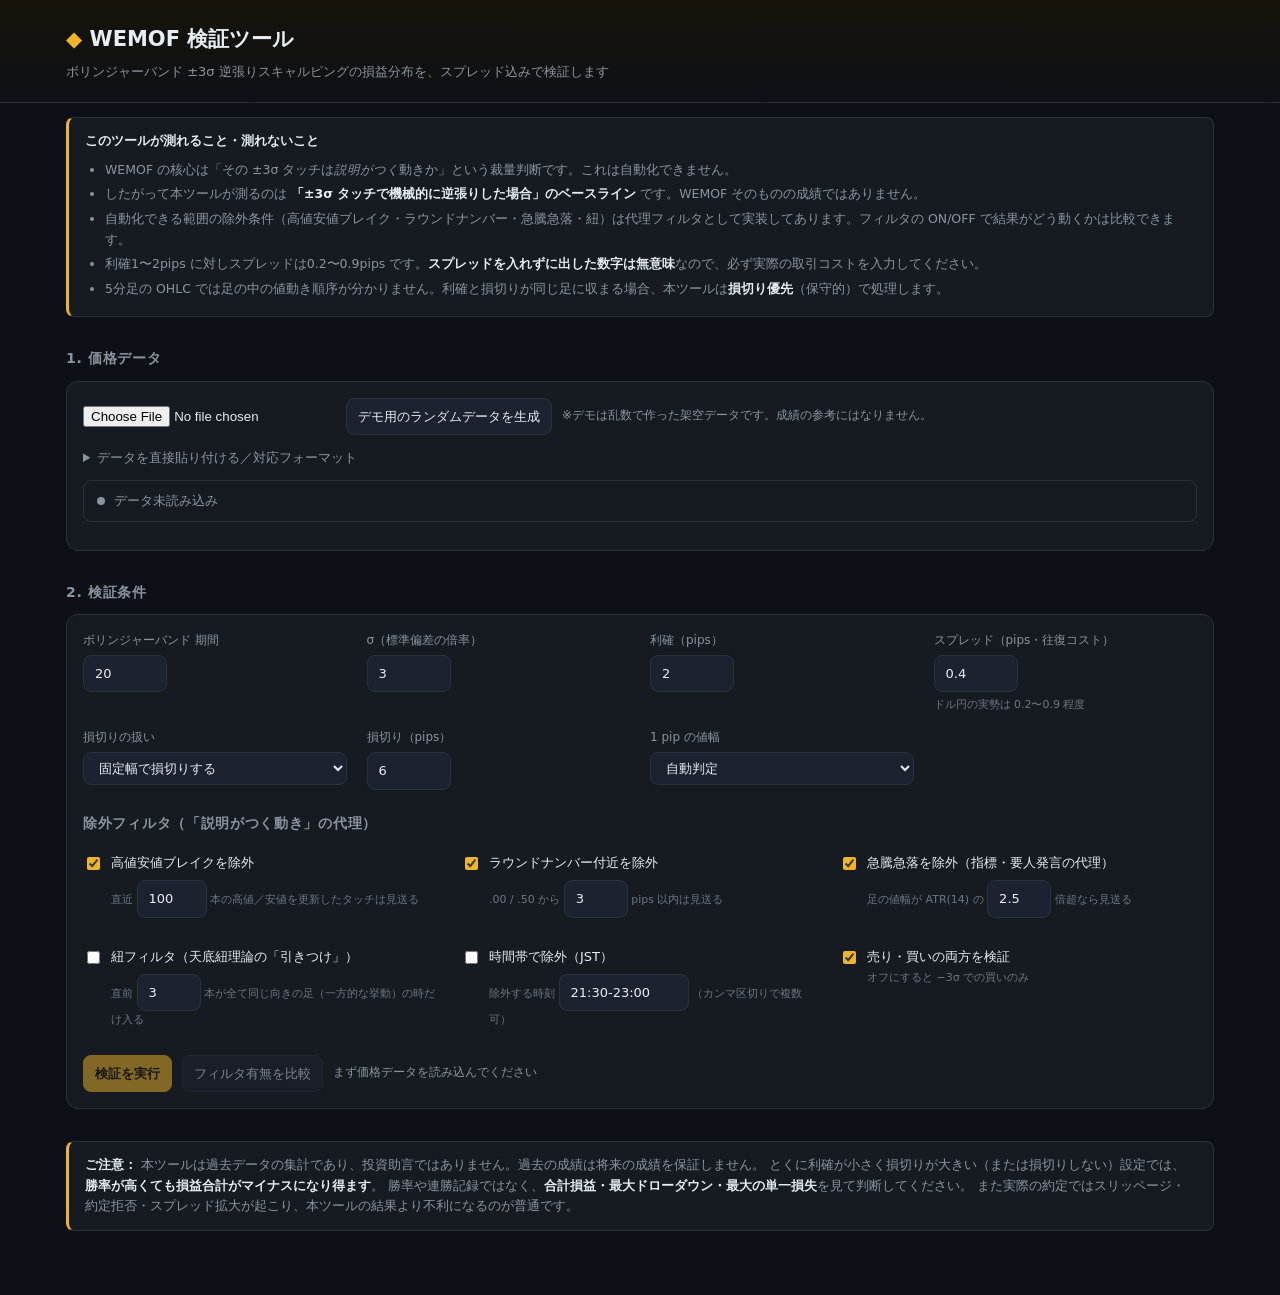
<file: wemof-backtest.html>
<!DOCTYPE html>
<html lang="ja">
<head>
<meta charset="UTF-8" />
<meta name="viewport" content="width=device-width, initial-scale=1.0" />
<title>WEMOF 検証ツール</title>
<style>
  :root {
    --bg: #0d1117;
    --panel: #161b22;
    --panel-2: #1c2230;
    --border: #2a313c;
    --text: #e6edf3;
    --muted: #8b949e;
    --gold: #f0b429;
    --up: #26a69a;
    --down: #ef5350;
    --accent: #58a6ff;
  }

  * { box-sizing: border-box; }
  [hidden] { display: none !important; }

  body {
    margin: 0;
    background: var(--bg);
    color: var(--text);
    font-family: "Noto Sans JP", system-ui, -apple-system, BlinkMacSystemFont, "Segoe UI", sans-serif;
    line-height: 1.65;
    -webkit-text-size-adjust: 100%;
  }

  a { color: var(--accent); }
  code { background: var(--panel-2); padding: 1px 5px; border-radius: 4px; font-size: .92em; }

  .container { max-width: 1180px; margin: 0 auto; padding: 0 16px 64px; }

  header { border-bottom: 1px solid var(--border); background: linear-gradient(180deg, #17130a, var(--bg)); }
  .head-inner { max-width: 1180px; margin: 0 auto; padding: 22px 16px 20px; }
  h1 { margin: 0; font-size: 21px; }
  h1 .mark { color: var(--gold); }
  .sub { margin: 4px 0 0; font-size: 13px; color: var(--muted); }

  h2 { font-size: 14px; margin: 30px 0 10px; letter-spacing: .05em; color: var(--muted); font-weight: 600; }

  .panel { background: var(--panel); border: 1px solid var(--border); border-radius: 12px; padding: 16px; }

  button, select, input[type=number], input[type=text] {
    font: inherit; font-size: 13px; color: var(--text);
    background: var(--panel-2); border: 1px solid var(--border);
    border-radius: 8px; padding: 7px 11px;
  }
  button { cursor: pointer; transition: background .15s, border-color .15s; }
  button:hover:not(:disabled) { border-color: #3d4552; background: #232b3a; }
  button:disabled { opacity: .5; cursor: default; }
  button.primary { background: var(--gold); border-color: var(--gold); color: #17130a; font-weight: 700; }
  button.primary:hover:not(:disabled) { background: #ffc53d; border-color: #ffc53d; }
  input[type=number] { width: 84px; }

  .params { display: grid; grid-template-columns: repeat(auto-fit, minmax(210px, 1fr)); gap: 14px 20px; }
  .field { display: flex; flex-direction: column; gap: 4px; }
  .field label { font-size: 12px; color: var(--muted); }
  .field .help { font-size: 11px; color: #6e7681; }

  .checkrow { display: flex; align-items: flex-start; gap: 8px; font-size: 13px; padding: 7px 0; }
  .checkrow input { accent-color: var(--gold); margin-top: 5px; flex: none; }
  .checkrow .t { display: flex; flex-direction: column; gap: 2px; }
  .checkrow .t .help { font-size: 11px; color: #6e7681; }
  .checkrow.disabled { opacity: .45; }

  .row { display: flex; flex-wrap: wrap; gap: 10px; align-items: center; }

  .status {
    display: flex; align-items: center; gap: 9px; font-size: 13px; color: var(--muted);
    padding: 9px 13px; border: 1px solid var(--border); border-radius: 8px;
    background: var(--panel); margin: 12px 0;
  }
  .status .dot { width: 8px; height: 8px; border-radius: 50%; background: var(--muted); flex: none; }
  .status.ok .dot { background: var(--up); }
  .status.warn .dot { background: var(--gold); }
  .status.err .dot { background: var(--down); }

  .grid { display: grid; grid-template-columns: repeat(auto-fit, minmax(190px, 1fr)); gap: 12px; }
  .card { background: var(--panel); border: 1px solid var(--border); border-radius: 12px; padding: 14px 16px; }
  .card .k { font-size: 12px; color: var(--muted); }
  .card .v { font-size: 23px; font-weight: 700; font-variant-numeric: tabular-nums; margin-top: 2px; }
  .card .n { font-size: 11px; color: #6e7681; margin-top: 3px; }
  .card.hero { border-left: 3px solid var(--gold); }

  table { width: 100%; border-collapse: collapse; background: var(--panel); border: 1px solid var(--border); border-radius: 12px; overflow: hidden; }
  th, td { padding: 9px 13px; text-align: left; font-size: 13px; border-bottom: 1px solid var(--border); }
  th { background: var(--panel-2); color: var(--muted); font-weight: 600; font-size: 12px; }
  tr:last-child td { border-bottom: none; }
  td.num, th.num { text-align: right; font-variant-numeric: tabular-nums; white-space: nowrap; }

  .up { color: var(--up); } .down { color: var(--down); } .flat { color: var(--muted); }

  .chart-wrap { background: var(--panel); border: 1px solid var(--border); border-radius: 12px; padding: 8px; }
  canvas { display: block; width: 100%; height: 300px; }

  textarea {
    width: 100%; min-height: 110px; margin-top: 10px;
    background: var(--bg); color: var(--text);
    border: 1px solid var(--border); border-radius: 8px; padding: 10px;
    font-family: ui-monospace, SFMono-Regular, Menlo, monospace; font-size: 12px; resize: vertical;
  }

  .note { font-size: 12px; color: var(--muted); }
  .scroll { max-height: 420px; overflow-y: auto; border-radius: 12px; }

  .warn-box {
    border: 1px solid var(--border); border-left: 3px solid var(--gold);
    background: var(--panel); border-radius: 8px; padding: 13px 16px;
    font-size: 12.5px; color: var(--muted); margin-top: 14px;
  }
  .warn-box strong { color: var(--text); }
  .warn-box ul { margin: 8px 0 0; padding-left: 20px; }
  .warn-box li { margin: 4px 0; }

  details { margin-top: 12px; }
  summary { cursor: pointer; font-size: 13px; color: var(--muted); }

  @media (max-width: 760px) {
    .scroll table, .scroll thead, .scroll tbody, .scroll th, .scroll td, .scroll tr { display: block; }
    .scroll thead { display: none; }
    .scroll tr { border-bottom: 1px solid var(--border); padding: 6px 0; }
    .scroll td { border: none; padding: 3px 13px; display: flex; justify-content: space-between; gap: 14px; }
    .scroll td::before { content: attr(data-label); color: var(--muted); font-size: 12px; }
    .scroll td.num { text-align: right; }
  }
</style>
</head>
<body>

<header>
  <div class="head-inner">
    <h1><span class="mark">◆</span> WEMOF 検証ツール</h1>
    <p class="sub">ボリンジャーバンド ±3σ 逆張りスキャルピングの損益分布を、スプレッド込みで検証します</p>
  </div>
</header>

<main class="container">

  <div class="warn-box">
    <strong>このツールが測れること・測れないこと</strong>
    <ul>
      <li>WEMOF の核心は「その ±3σ タッチは<em>説明がつく</em>動きか」という裁量判断です。これは自動化できません。</li>
      <li>したがって本ツールが測るのは <strong>「±3σ タッチで機械的に逆張りした場合」のベースライン</strong> です。WEMOF そのものの成績ではありません。</li>
      <li>自動化できる範囲の除外条件（高値安値ブレイク・ラウンドナンバー・急騰急落・紐）は代理フィルタとして実装してあります。フィルタの ON/OFF で結果がどう動くかは比較できます。</li>
      <li>利確1〜2pips に対しスプレッドは0.2〜0.9pips です。<strong>スプレッドを入れずに出した数字は無意味</strong>なので、必ず実際の取引コストを入力してください。</li>
      <li>5分足の OHLC では足の中の値動き順序が分かりません。利確と損切りが同じ足に収まる場合、本ツールは<strong>損切り優先</strong>（保守的）で処理します。</li>
    </ul>
  </div>

  <h2>1. 価格データ</h2>
  <div class="panel">
    <div class="row">
      <input type="file" id="fileInput" accept=".csv,.tsv,.txt" />
      <button id="demoBtn">デモ用のランダムデータを生成</button>
      <span class="note">※デモは乱数で作った架空データです。成績の参考にはなりません。</span>
    </div>
    <details>
      <summary>データを直接貼り付ける／対応フォーマット</summary>
      <p class="note" style="margin-top:10px">
        1行1本。ヘッダー行は自動で無視します。区切りはカンマ／タブ／セミコロン／空白。<br />
        ・MT4/MT5 書き出し: <code>2026.09.01,00:00,148.123,148.145,148.110,148.130,1234</code><br />
        ・日時が1列: <code>2026-09-01 00:00,148.123,148.145,148.110,148.130</code><br />
        ・UNIX秒/ミリ秒も可。列順は <code>日時, 始値, 高値, 安値, 終値[, 出来高]</code>。
      </p>
      <textarea id="pasteInput" placeholder="2026.09.01,00:00,148.123,148.145,148.110,148.130&#10;2026.09.01,00:05,148.130,148.152,148.121,148.140"></textarea>
      <div class="row" style="margin-top:8px">
        <button id="pasteBtn">貼り付けたデータを読み込む</button>
      </div>
    </details>
    <div class="status" id="dataStatus"><span class="dot"></span><span id="dataStatusText">データ未読み込み</span></div>
  </div>

  <h2>2. 検証条件</h2>
  <div class="panel">
    <div class="params">
      <div class="field">
        <label for="bbPeriod">ボリンジャーバンド 期間</label>
        <input type="number" id="bbPeriod" value="20" min="5" max="200" step="1" />
      </div>
      <div class="field">
        <label for="bbSigma">σ（標準偏差の倍率）</label>
        <input type="number" id="bbSigma" value="3" min="1" max="5" step="0.1" />
      </div>
      <div class="field">
        <label for="tpPips">利確（pips）</label>
        <input type="number" id="tpPips" value="2" min="0.1" max="200" step="0.1" />
      </div>
      <div class="field">
        <label for="spreadPips">スプレッド（pips・往復コスト）</label>
        <input type="number" id="spreadPips" value="0.4" min="0" max="20" step="0.1" />
        <span class="help">ドル円の実勢は 0.2〜0.9 程度</span>
      </div>
      <div class="field">
        <label for="exitMode">損切りの扱い</label>
        <select id="exitMode">
          <option value="fixed">固定幅で損切りする</option>
          <option value="timeout">損切りなし・一定時間で撤退</option>
          <option value="hold">損切りなし・利確まで持ち続ける</option>
        </select>
      </div>
      <div class="field" id="slField">
        <label for="slPips">損切り（pips）</label>
        <input type="number" id="slPips" value="6" min="0.1" max="500" step="0.1" />
      </div>
      <div class="field" id="holdField">
        <label for="maxBars">最大保有本数（5分足）</label>
        <input type="number" id="maxBars" value="288" min="1" max="100000" step="1" />
        <span class="help">288本 = 24時間</span>
      </div>
      <div class="field">
        <label for="pipSize">1 pip の値幅</label>
        <select id="pipSize">
          <option value="auto">自動判定</option>
          <option value="0.01">0.01（クロス円）</option>
          <option value="0.0001">0.0001（ドルストレート）</option>
        </select>
      </div>
    </div>

    <h2 style="margin-top:22px">除外フィルタ（「説明がつく動き」の代理）</h2>
    <div class="params" style="grid-template-columns: repeat(auto-fit, minmax(290px, 1fr))">
      <div>
        <label class="checkrow"><input type="checkbox" id="fBreakout" checked>
          <span class="t"><span>高値安値ブレイクを除外</span>
          <span class="help">直近 <input type="number" id="breakoutLookback" value="100" min="10" max="2000" step="10" style="width:70px"> 本の高値／安値を更新したタッチは見送る</span></span></label>
      </div>
      <div>
        <label class="checkrow"><input type="checkbox" id="fRound" checked>
          <span class="t"><span>ラウンドナンバー付近を除外</span>
          <span class="help">.00 / .50 から <input type="number" id="roundDist" value="3" min="0.1" max="50" step="0.1" style="width:64px"> pips 以内は見送る</span></span></label>
      </div>
      <div>
        <label class="checkrow"><input type="checkbox" id="fSpike" checked>
          <span class="t"><span>急騰急落を除外（指標・要人発言の代理）</span>
          <span class="help">足の値幅が ATR(14) の <input type="number" id="spikeMult" value="2.5" min="1" max="10" step="0.1" style="width:64px"> 倍超なら見送る</span></span></label>
      </div>
      <div>
        <label class="checkrow"><input type="checkbox" id="fHimo">
          <span class="t"><span>紐フィルタ（天底紐理論の「引きつけ」）</span>
          <span class="help">直前 <input type="number" id="himoBars" value="3" min="2" max="20" step="1" style="width:64px"> 本が全て同じ向きの足（一方的な挙動）の時だけ入る</span></span></label>
      </div>
      <div>
        <label class="checkrow"><input type="checkbox" id="fHours">
          <span class="t"><span>時間帯で除外（JST）</span>
          <span class="help">除外する時刻 <input type="text" id="excludeHours" value="21:30-23:00" style="width:130px"> （カンマ区切りで複数可）</span></span></label>
      </div>
      <div>
        <label class="checkrow"><input type="checkbox" id="fBothSides" checked>
          <span class="t"><span>売り・買いの両方を検証</span>
          <span class="help">オフにすると −3σ での買いのみ</span></span></label>
      </div>
    </div>

    <div class="row" style="margin-top:18px">
      <button class="primary" id="runBtn" disabled>検証を実行</button>
      <button id="compareBtn" disabled>フィルタ有無を比較</button>
      <span class="note" id="runNote">まず価格データを読み込んでください</span>
    </div>
  </div>

  <div id="results" hidden>
    <h2>3. 結果</h2>
    <div class="grid" id="summaryGrid"></div>

    <h2>資産推移（累積pips）</h2>
    <div class="chart-wrap"><canvas id="equityChart"></canvas></div>

    <h2>詳細</h2>
    <table id="statsTable"><tbody></tbody></table>

    <div id="compareWrap" hidden>
      <h2>フィルタ有無の比較</h2>
      <table id="compareTable">
        <thead><tr><th>条件</th><th class="num">取引数</th><th class="num">勝率</th><th class="num">合計pips</th><th class="num">最大DD</th><th class="num">PF</th></tr></thead>
        <tbody></tbody>
      </table>
    </div>

    <h2>取引履歴（先頭200件）</h2>
    <div class="scroll">
      <table id="tradesTable">
        <thead><tr><th>#</th><th>方向</th><th>エントリー</th><th class="num">価格</th><th>決済</th><th class="num">損益(pips)</th><th class="num">保有</th><th>理由</th></tr></thead>
        <tbody></tbody>
      </table>
    </div>
  </div>

  <div class="warn-box" style="margin-top:32px">
    <strong>ご注意：</strong> 本ツールは過去データの集計であり、投資助言ではありません。過去の成績は将来の成績を保証しません。
    とくに利確が小さく損切りが大きい（または損切りしない）設定では、<strong>勝率が高くても損益合計がマイナスになり得ます</strong>。
    勝率や連勝記録ではなく、<strong>合計損益・最大ドローダウン・最大の単一損失</strong>を見て判断してください。
    また実際の約定ではスリッページ・約定拒否・スプレッド拡大が起こり、本ツールの結果より不利になるのが普通です。
  </div>
</main>

<script>
"use strict";

/* =========================================================================
   1. データ読み込み
   ========================================================================= */

/** MT4/MT5 形式（日付と時刻が別列）を含む、区切り文字混在のOHLCパーサ */
function parseBars(text) {
  const bars = [];
  let skipped = 0;

  for (const raw of String(text).split(/\r?\n/)) {
    const line = raw.trim();
    if (!line || line.startsWith("#") || line.startsWith("//")) continue;

    const cells = line.split(/\s*[,\t;]\s*|\s+/).filter(s => s !== "");
    if (cells.length < 5) { skipped++; continue; }

    // 日付と時刻が別列 (MT4/MT5) なら結合する
    let idx = 1, stamp = cells[0];
    if (cells.length >= 6 && /^\d{1,2}:\d{2}(:\d{2})?$/.test(cells[1])) {
      stamp = cells[0] + " " + cells[1];
      idx = 2;
    }

    const t = parseStamp(stamp);
    const o = Number(cells[idx]), h = Number(cells[idx + 1]),
          l = Number(cells[idx + 2]), c = Number(cells[idx + 3]);
    const v = cells.length > idx + 4 ? Number(cells[idx + 4]) : 0;

    if (t == null || ![o, h, l, c].every(Number.isFinite)) { skipped++; continue; }

    bars.push({
      t, o, h,
      l: Math.min(l, o, c, h),
      c,
      v: Number.isFinite(v) ? v : 0,
    });
  }

  // 高値の整合も取り、重複時刻を除いて昇順に
  for (const b of bars) b.h = Math.max(b.h, b.o, b.c, b.l);
  const uniq = new Map();
  for (const b of bars) uniq.set(b.t, b);
  const out = [...uniq.values()].sort((a, b) => a.t - b.t);
  return { bars: out, skipped, duplicates: bars.length - out.length };
}

function parseStamp(s) {
  const str = String(s).trim();
  if (/^\d{10}$/.test(str)) return Number(str) * 1000;
  if (/^\d{13}$/.test(str)) return Number(str);
  // 2026.09.01 / 2026/09/01 / 2026-09-01 を ISO に寄せる
  let iso = str.replace(/[./]/g, "-").replace(" ", "T");
  if (!/T/.test(iso)) iso += "T00:00:00";
  if (/T\d{1,2}:\d{2}$/.test(iso)) iso += ":00";
  const ms = Date.parse(iso + "Z");
  return Number.isFinite(ms) ? ms : null;
}

/** 価格帯から pip の大きさを推定する */
function detectPipSize(bars) {
  const p = bars[Math.floor(bars.length / 2)].c;
  return p > 20 ? 0.01 : 0.0001;
}

/* =========================================================================
   2. 指標
   ========================================================================= */

/** 移動平均と標準偏差を1パスで求める（大量データ向け） */
function rollingBands(closes, period, mult) {
  const n = closes.length;
  const mid = new Array(n).fill(null);
  const upper = new Array(n).fill(null);
  const lower = new Array(n).fill(null);
  let sum = 0, sumSq = 0;

  for (let i = 0; i < n; i++) {
    const x = closes[i];
    sum += x; sumSq += x * x;
    if (i >= period) {
      const drop = closes[i - period];
      sum -= drop; sumSq -= drop * drop;
    }
    if (i >= period - 1) {
      const mean = sum / period;
      // 浮動小数の誤差で僅かに負になることがあるため 0 で床を張る
      const variance = Math.max(sumSq / period - mean * mean, 0);
      const sd = Math.sqrt(variance);
      mid[i] = mean;
      upper[i] = mean + mult * sd;
      lower[i] = mean - mult * sd;
    }
  }
  return { mid, upper, lower };
}

/** Wilder 平滑化の ATR */
function atrSeries(bars, period = 14) {
  const n = bars.length;
  const out = new Array(n).fill(null);
  if (n <= period) return out;

  let sum = 0;
  for (let i = 1; i <= period; i++) sum += trueRange(bars, i);
  let prev = sum / period;
  out[period] = prev;

  for (let i = period + 1; i < n; i++) {
    prev = (prev * (period - 1) + trueRange(bars, i)) / period;
    out[i] = prev;
  }
  return out;
}

function trueRange(bars, i) {
  const b = bars[i];
  if (i === 0) return b.h - b.l;
  const pc = bars[i - 1].c;
  return Math.max(b.h - b.l, Math.abs(b.h - pc), Math.abs(b.l - pc));
}

/** 各足について直近 lookback 本（自分を除く）の最高値・最安値 */
function rollingExtremes(bars, lookback) {
  const n = bars.length;
  const hi = new Array(n).fill(null);
  const lo = new Array(n).fill(null);
  for (let i = 0; i < n; i++) {
    if (i < lookback) continue;
    let mx = -Infinity, mn = Infinity;
    for (let j = i - lookback; j < i; j++) {
      if (bars[j].h > mx) mx = bars[j].h;
      if (bars[j].l < mn) mn = bars[j].l;
    }
    hi[i] = mx; lo[i] = mn;
  }
  return { hi, lo };
}

/* =========================================================================
   3. 除外フィルタ
   ========================================================================= */

function parseHourRanges(text) {
  const out = [];
  for (const part of String(text).split(",")) {
    const m = part.trim().match(/^(\d{1,2}):(\d{2})\s*-\s*(\d{1,2}):(\d{2})$/);
    if (!m) continue;
    out.push({
      from: Number(m[1]) * 60 + Number(m[2]),
      to: Number(m[3]) * 60 + Number(m[4]),
    });
  }
  return out;
}

function inHourRanges(ms, ranges) {
  if (!ranges.length) return false;
  // JST = UTC+9
  const jst = new Date(ms + 9 * 3600e3);
  const mins = jst.getUTCHours() * 60 + jst.getUTCMinutes();
  return ranges.some(r => (r.from <= r.to)
    ? (mins >= r.from && mins < r.to)
    : (mins >= r.from || mins < r.to));   // 日跨ぎ
}

/** ラウンドナンバー(.00/.50)までの距離を pips で返す */
function distanceToRound(price, pip) {
  const step = pip === 0.01 ? 0.5 : 0.005;   // クロス円は50銭刻み、ストレートは50pips刻み
  const rem = Math.abs(price % step);
  return Math.min(rem, step - rem) / pip;
}

/* =========================================================================
   4. バックテスト本体
   ========================================================================= */

/**
 * ±σ タッチで逆張りするベースライン戦略を検証する。
 * 損益は「往復スプレッドを1回分引いた純額」で計算し、
 * 利確・損切りの判定も同じ純額基準で行う。
 */
function backtest(bars, cfg) {
  const n = bars.length;
  const closes = bars.map(b => b.c);
  const { upper, lower } = rollingBands(closes, cfg.bbPeriod, cfg.bbSigma);
  const atr = cfg.filters.spike ? atrSeries(bars, 14) : null;
  const ext = cfg.filters.breakout ? rollingExtremes(bars, cfg.breakoutLookback) : null;
  const hourRanges = cfg.filters.hours ? parseHourRanges(cfg.excludeHours) : [];

  const pip = cfg.pip;
  const trades = [];
  const skipCounts = { breakout: 0, round: 0, spike: 0, himo: 0, hours: 0 };

  let pos = null;
  const start = Math.max(cfg.bbPeriod, cfg.filters.breakout ? cfg.breakoutLookback : 0, 15);

  for (let i = start; i < n; i++) {
    const b = bars[i];

    // ---- 保有中なら決済判定（エントリー足の翌足以降） ----
    if (pos) {
      const held = i - pos.entryIndex;
      const dir = pos.dir;

      // 純損益(pips) = 値幅 - スプレッド。到達判定も同じ基準に揃える。
      const tpLevel = dir === 1
        ? pos.entryPrice + (cfg.tpPips + cfg.spreadPips) * pip
        : pos.entryPrice - (cfg.tpPips + cfg.spreadPips) * pip;
      const slLevel = dir === 1
        ? pos.entryPrice - (cfg.slPips - cfg.spreadPips) * pip
        : pos.entryPrice + (cfg.slPips - cfg.spreadPips) * pip;

      const hitTp = dir === 1 ? b.h >= tpLevel : b.l <= tpLevel;
      const hitSl = cfg.exitMode === "fixed" &&
        (dir === 1 ? b.l <= slLevel : b.h >= slLevel);

      let exitPrice = null, reason = null;
      // 同一足に両方が収まる場合は損切り優先（保守的）
      if (hitSl) { exitPrice = slLevel; reason = "損切り"; }
      else if (hitTp) { exitPrice = tpLevel; reason = "利確"; }
      else if (cfg.exitMode === "timeout" && held >= cfg.maxBars) { exitPrice = b.c; reason = "時間切れ"; }

      if (exitPrice != null) {
        trades.push(closeTrade(pos, i, bars, exitPrice, reason, pip, cfg.spreadPips));
        pos = null;
      } else {
        continue;   // 保有中は新規エントリーしない
      }
    }

    // ---- 新規エントリー判定 ----
    if (upper[i] == null) continue;

    let dir = 0;
    if (b.l <= lower[i]) dir = 1;                          // −σ タッチ → 買い
    else if (cfg.bothSides && b.h >= upper[i]) dir = -1;    // +σ タッチ → 売り
    if (!dir) continue;

    // 高値安値ブレイク（＝説明がつく動き）
    if (cfg.filters.breakout && ext.hi[i] != null) {
      if (dir === 1 ? b.l < ext.lo[i] : b.h > ext.hi[i]) { skipCounts.breakout++; continue; }
    }
    // ラウンドナンバー付近
    if (cfg.filters.round && distanceToRound(b.c, pip) <= cfg.roundDist) { skipCounts.round++; continue; }
    // 急騰急落（指標・要人発言の代理）
    if (cfg.filters.spike && atr[i] != null && (b.h - b.l) > cfg.spikeMult * atr[i]) { skipCounts.spike++; continue; }
    // 紐（直前が一方的な足で構成されているか）
    if (cfg.filters.himo && !isHimo(bars, i, cfg.himoBars, dir)) { skipCounts.himo++; continue; }
    // 時間帯
    if (cfg.filters.hours && inHourRanges(b.t, hourRanges)) { skipCounts.hours++; continue; }

    pos = { dir, entryIndex: i, entryPrice: b.c, entryTime: b.t };
  }

  // 期間末に残った建玉は時価で評価して明示する
  let openTrade = null;
  if (pos) {
    openTrade = closeTrade(pos, n - 1, bars, bars[n - 1].c, "期間末・未決済", pip, cfg.spreadPips);
  }

  return { trades, openTrade, skipCounts, stats: summarize(trades, openTrade) };
}

/** 紐＝直前 k 本が全て同じ向きの足（逆張り方向に対して一方的） */
function isHimo(bars, i, k, dir) {
  for (let j = i - k + 1; j <= i; j++) {
    if (j < 1) return false;
    const b = bars[j];
    // 買いシグナルなら陰線のみ、売りシグナルなら陽線のみで構成されていること
    if (dir === 1 ? !(b.c < b.o) : !(b.c > b.o)) return false;
  }
  return true;
}

function closeTrade(pos, exitIndex, bars, exitPrice, reason, pip, spreadPips) {
  const raw = (exitPrice - pos.entryPrice) / pip * pos.dir;
  return {
    dir: pos.dir,
    entryTime: pos.entryTime,
    entryPrice: pos.entryPrice,
    exitTime: bars[exitIndex].t,
    exitPrice,
    bars: exitIndex - pos.entryIndex,
    pips: raw - spreadPips,
    grossPips: raw,
    reason,
  };
}

/* =========================================================================
   5. 集計
   ========================================================================= */

function summarize(trades, openTrade) {
  const all = openTrade ? trades.concat([openTrade]) : trades;
  const n = all.length;
  if (!n) {
    return { trades: 0, wins: 0, losses: 0, winRate: 0, total: 0, gross: 0,
             maxDD: 0, maxWinStreak: 0, maxLossStreak: 0, worst: 0, best: 0,
             avgWin: 0, avgLoss: 0, profitFactor: 0, expectancy: 0, avgBars: 0, equity: [] };
  }

  let total = 0, gross = 0, peak = 0, maxDD = 0;
  let wins = 0, losses = 0, winSum = 0, lossSum = 0;
  let streakW = 0, streakL = 0, maxW = 0, maxL = 0;
  let worst = Infinity, best = -Infinity, barSum = 0;
  const equity = [];

  for (const t of all) {
    total += t.pips;
    gross += t.grossPips;
    barSum += t.bars;
    equity.push(total);

    peak = Math.max(peak, total);
    maxDD = Math.max(maxDD, peak - total);

    worst = Math.min(worst, t.pips);
    best = Math.max(best, t.pips);

    if (t.pips > 0) {
      wins++; winSum += t.pips;
      streakW++; streakL = 0; maxW = Math.max(maxW, streakW);
    } else {
      losses++; lossSum += -t.pips;
      streakL++; streakW = 0; maxL = Math.max(maxL, streakL);
    }
  }

  return {
    trades: n, wins, losses,
    winRate: (wins / n) * 100,
    total, gross,
    spreadCost: gross - total,
    maxDD,
    maxWinStreak: maxW, maxLossStreak: maxL,
    worst, best,
    avgWin: wins ? winSum / wins : 0,
    avgLoss: losses ? lossSum / losses : 0,
    profitFactor: lossSum > 0 ? winSum / lossSum : (winSum > 0 ? Infinity : 0),
    expectancy: total / n,
    avgBars: barSum / n,
    equity,
  };
}

/* =========================================================================
   6. 画面
   ========================================================================= */

const el = (id) => document.getElementById(id);
let bars = [];
let lastResult = null;

function setStatus(node, kind, text) {
  node.className = "status " + kind;
  node.querySelector("span:last-child").textContent = text;
}

function readConfig() {
  const pipSel = el("pipSize").value;
  return {
    bbPeriod: Math.max(5, Number(el("bbPeriod").value) || 20),
    bbSigma: Number(el("bbSigma").value) || 3,
    tpPips: Number(el("tpPips").value) || 2,
    slPips: Number(el("slPips").value) || 6,
    spreadPips: Math.max(0, Number(el("spreadPips").value) || 0),
    exitMode: el("exitMode").value,
    maxBars: Math.max(1, Number(el("maxBars").value) || 288),
    pip: pipSel === "auto" ? detectPipSize(bars) : Number(pipSel),
    bothSides: el("fBothSides").checked,
    breakoutLookback: Math.max(10, Number(el("breakoutLookback").value) || 100),
    roundDist: Number(el("roundDist").value) || 3,
    spikeMult: Number(el("spikeMult").value) || 2.5,
    himoBars: Math.max(2, Number(el("himoBars").value) || 3),
    excludeHours: el("excludeHours").value,
    filters: {
      breakout: el("fBreakout").checked,
      round: el("fRound").checked,
      spike: el("fSpike").checked,
      himo: el("fHimo").checked,
      hours: el("fHours").checked,
    },
  };
}

function fmt(v, d = 1) {
  if (!Number.isFinite(v)) return v > 0 ? "∞" : "-";
  return v.toLocaleString("ja-JP", { minimumFractionDigits: d, maximumFractionDigits: d });
}
const sign = (v) => (v >= 0 ? "+" : "");
const cls = (v) => (v > 0 ? "up" : v < 0 ? "down" : "flat");

function fmtTime(ms) {
  const d = new Date(ms);
  const p = (x) => String(x).padStart(2, "0");
  return `${d.getUTCFullYear()}/${p(d.getUTCMonth() + 1)}/${p(d.getUTCDate())} ${p(d.getUTCHours())}:${p(d.getUTCMinutes())}`;
}

function render(result, cfg) {
  const s = result.stats;
  el("results").hidden = false;

  const verdict = s.total > 0 ? "プラス" : "マイナス";
  const grid = [];

  grid.push(`<div class="card hero">
    <div class="k">合計損益（スプレッド込み）</div>
    <div class="v ${cls(s.total)}">${sign(s.total)}${fmt(s.total)} pips</div>
    <div class="n">${s.trades} 取引で ${verdict}。スプレッド負担 ${fmt(s.spreadCost)} pips を差し引いた後の値です。</div>
  </div>`);

  grid.push(card("勝率", `${fmt(s.winRate)}%`,
    `${s.wins}勝 ${s.losses}敗。<strong>勝率が高くても合計損益とは別</strong>です。`));

  grid.push(card("最大ドローダウン", `-${fmt(s.maxDD)} pips`,
    "資産が直近の山からどれだけ落ち込んだかの最大値。この手法で最も重要な指標です。"));

  grid.push(card("最大の単一損失", `${fmt(s.worst)} pips`,
    `1回の取引で出た最悪の損失。最大連敗は ${s.maxLossStreak} 回。`));

  grid.push(card("プロフィットファクター", fmt(s.profitFactor, 2),
    "総利益 ÷ 総損失。1.0を下回ると期待値マイナス。"));

  grid.push(card("1取引あたり期待値", `${sign(s.expectancy)}${fmt(s.expectancy, 2)} pips`,
    `平均利益 ${fmt(s.avgWin, 2)} / 平均損失 ${fmt(s.avgLoss, 2)} pips`));

  grid.push(card("最大連勝", `${s.maxWinStreak} 回`,
    "連勝記録は損益の裏付けにはなりません。合計損益と併せて見てください。"));

  grid.push(card("平均保有時間", `${fmt(s.avgBars * 5 / 60, 1)} 時間`,
    `平均 ${fmt(s.avgBars, 0)} 本（5分足）。`));

  el("summaryGrid").innerHTML = grid.join("");

  // --- 詳細表 ---
  const sk = result.skipCounts;
  const rows = [
    ["検証期間", `${fmtTime(bars[0].t)} 〜 ${fmtTime(bars[bars.length - 1].t)}（${bars.length.toLocaleString()} 本）`],
    ["条件", `BB(${cfg.bbPeriod}, ±${cfg.bbSigma}σ) / 利確 ${cfg.tpPips}pips / ${exitModeLabel(cfg)} / スプレッド ${cfg.spreadPips}pips`],
    ["スプレッド控除前の合計", `${sign(s.gross)}${fmt(s.gross)} pips`],
    ["スプレッド負担の合計", `-${fmt(s.spreadCost)} pips（${s.trades}取引 × ${cfg.spreadPips}pips）`],
    ["最大の単一利益", `${sign(s.best)}${fmt(s.best)} pips`],
    ["フィルタで見送った回数", Object.entries(sk).filter(([, v]) => v > 0)
      .map(([k, v]) => `${filterLabel(k)} ${v.toLocaleString()}回`).join(" / ") || "なし"],
  ];
  if (result.openTrade) {
    rows.push(["期間末の未決済", `${result.openTrade.dir === 1 ? "買い" : "売り"} ${fmtTime(result.openTrade.entryTime)} 建て、評価損益 ${sign(result.openTrade.pips)}${fmt(result.openTrade.pips)} pips（上の集計に含む）`]);
  }
  document.querySelector("#statsTable tbody").innerHTML = rows
    .map(([k, v]) => `<tr><th style="width:230px">${k}</th><td>${v}</td></tr>`).join("");

  drawEquity(s.equity);

  // --- 取引履歴 ---
  const all = result.openTrade ? result.trades.concat([result.openTrade]) : result.trades;
  document.querySelector("#tradesTable tbody").innerHTML = all.slice(0, 200).map((t, i) => `
    <tr>
      <td data-label="#">${i + 1}</td>
      <td data-label="方向">${t.dir === 1 ? "買い" : "売り"}</td>
      <td data-label="エントリー">${fmtTime(t.entryTime)}</td>
      <td class="num" data-label="価格">${t.entryPrice.toFixed(3)}</td>
      <td data-label="決済">${fmtTime(t.exitTime)}</td>
      <td class="num ${cls(t.pips)}" data-label="損益(pips)">${sign(t.pips)}${fmt(t.pips, 2)}</td>
      <td class="num" data-label="保有">${t.bars}本</td>
      <td data-label="理由">${t.reason}</td>
    </tr>`).join("") || `<tr><td colspan="8" class="note">条件に合致する取引がありませんでした。</td></tr>`;
}

function card(k, v, n) {
  return `<div class="card"><div class="k">${k}</div><div class="v">${v}</div><div class="n">${n}</div></div>`;
}

function exitModeLabel(cfg) {
  if (cfg.exitMode === "fixed") return `損切り ${cfg.slPips}pips`;
  if (cfg.exitMode === "timeout") return `損切りなし・${cfg.maxBars}本で撤退`;
  return "損切りなし・利確まで保有";
}

function filterLabel(k) {
  return { breakout: "高値安値ブレイク", round: "ラウンドナンバー", spike: "急騰急落", himo: "紐", hours: "時間帯" }[k] || k;
}

/* --- 資産推移チャート --- */

function drawEquity(equity) {
  const cv = el("equityChart");
  const ctx = cv.getContext("2d");
  const dpr = window.devicePixelRatio || 1;
  const w = cv.clientWidth, h = cv.clientHeight;
  cv.width = Math.round(w * dpr); cv.height = Math.round(h * dpr);
  ctx.setTransform(dpr, 0, 0, dpr, 0, 0);
  ctx.clearRect(0, 0, w, h);
  if (!equity.length) return;

  const padL = 8, padR = 62, padT = 12, padB = 22;
  const pw = w - padL - padR, ph = h - padT - padB;

  let min = Math.min(0, ...equity), max = Math.max(0, ...equity);
  const pad = (max - min) * 0.08 || 1;
  min -= pad; max += pad;

  const x = (i) => padL + (equity.length === 1 ? pw / 2 : (i / (equity.length - 1)) * pw);
  const y = (v) => padT + ph - ((v - min) / (max - min)) * ph;

  // 目盛り
  ctx.font = "11px system-ui, sans-serif";
  ctx.textAlign = "left"; ctx.textBaseline = "middle";
  for (const t of niceTicks(min, max, 5)) {
    ctx.strokeStyle = Math.abs(t) < 1e-9 ? "rgba(255,255,255,.22)" : "rgba(255,255,255,.06)";
    ctx.beginPath(); ctx.moveTo(padL, y(t) + .5); ctx.lineTo(w - padR, y(t) + .5); ctx.stroke();
    ctx.fillStyle = "#8b949e";
    ctx.fillText(`${t >= 0 ? "+" : ""}${Math.round(t)}`, w - padR + 6, y(t));
  }

  // ドローダウンの塗り
  let peak = -Infinity;
  ctx.fillStyle = "rgba(239,83,80,.14)";
  ctx.beginPath();
  ctx.moveTo(x(0), y(equity[0]));
  const peaks = equity.map(v => (peak = Math.max(peak, v)));
  peaks.forEach((p, i) => ctx.lineTo(x(i), y(p)));
  for (let i = equity.length - 1; i >= 0; i--) ctx.lineTo(x(i), y(equity[i]));
  ctx.closePath(); ctx.fill();

  // 資産曲線
  const end = equity[equity.length - 1];
  ctx.strokeStyle = end >= 0 ? "#26a69a" : "#ef5350";
  ctx.lineWidth = 1.8; ctx.lineJoin = "round";
  ctx.beginPath();
  equity.forEach((v, i) => (i ? ctx.lineTo(x(i), y(v)) : ctx.moveTo(x(i), y(v))));
  ctx.stroke();

  ctx.fillStyle = "#8b949e";
  ctx.textAlign = "center"; ctx.textBaseline = "top";
  ctx.fillText("取引回数 →", padL + pw / 2, h - padB + 5);
}

function niceTicks(min, max, target) {
  const span = max - min;
  if (!(span > 0)) return [min];
  const rough = span / target;
  const mag = Math.pow(10, Math.floor(Math.log10(rough)));
  const norm = rough / mag;
  const step = (norm >= 5 ? 10 : norm >= 2 ? 5 : norm >= 1 ? 2 : 1) * mag;
  const out = [];
  for (let t = Math.ceil(min / step) * step; t <= max; t += step) out.push(t);
  return out;
}

/* =========================================================================
   7. 操作
   ========================================================================= */

function loadText(text, label) {
  const node = el("dataStatus");
  const { bars: parsed, skipped, duplicates } = parseBars(text);

  if (parsed.length < 100) {
    bars = [];
    el("runBtn").disabled = true;
    el("compareBtn").disabled = true;
    setStatus(node, "err",
      `読み込めた足が ${parsed.length} 本しかありません（最低100本必要）。列の並びが 日時,始値,高値,安値,終値 になっているか確認してください。`);
    return;
  }

  bars = parsed;
  el("runBtn").disabled = false;
  el("compareBtn").disabled = false;
  el("runNote").textContent = "";

  const gap = medianGapMinutes(bars);
  const extra = [];
  if (skipped) extra.push(`${skipped}行を読み飛ばし`);
  if (duplicates) extra.push(`重複${duplicates}件を除去`);
  const warn = Math.abs(gap - 5) > 0.6;

  setStatus(node, warn ? "warn" : "ok",
    `${label}：${bars.length.toLocaleString()} 本 / ${fmtTime(bars[0].t)} 〜 ${fmtTime(bars[bars.length - 1].t)}`
    + ` / 足の間隔 中央値 ${fmt(gap, 1)} 分`
    + (warn ? "（5分足ではないようです。設定の「最大保有本数」は本数基準である点にご注意ください）" : "")
    + (extra.length ? ` / ${extra.join("、")}` : ""));
}

function medianGapMinutes(bars) {
  const gaps = [];
  for (let i = 1; i < Math.min(bars.length, 500); i++) gaps.push((bars[i].t - bars[i - 1].t) / 60000);
  gaps.sort((a, b) => a - b);
  return gaps[Math.floor(gaps.length / 2)] || 0;
}

/** 検証用の架空データ（ボラティリティクラスタリングつきランダムウォーク） */
function makeDemoBars(count = 12000) {
  const out = [];
  let price = 148.0, vol = 0.012, t = Date.UTC(2026, 0, 5, 0, 0);
  for (let i = 0; i < count; i++) {
    vol = Math.max(0.004, Math.min(0.06, vol * 0.97 + 0.03 * 0.012 + (Math.random() - 0.5) * 0.004));
    const drift = (Math.random() - 0.5) * vol * 3;
    const o = price;
    const c = price + drift;
    const wick = vol * (0.4 + Math.random());
    out.push([
      new Date(t).toISOString().slice(0, 16).replace("T", " "),
      o.toFixed(3),
      (Math.max(o, c) + wick * Math.random()).toFixed(3),
      (Math.min(o, c) - wick * Math.random()).toFixed(3),
      c.toFixed(3),
    ].join(","));
    price = c;
    t += 5 * 60000;
  }
  return out.join("\n");
}

function run() {
  if (!bars.length) return;
  const cfg = readConfig();
  lastResult = backtest(bars, cfg);
  el("compareWrap").hidden = true;
  render(lastResult, cfg);
  el("results").scrollIntoView({ behavior: "smooth", block: "start" });
}

function compare() {
  if (!bars.length) return;
  const base = readConfig();

  const variants = [
    ["フィルタなし（素の±σ逆張り）", { breakout: false, round: false, spike: false, himo: false, hours: false }],
    ["高値安値ブレイクのみ除外", { breakout: true, round: false, spike: false, himo: false, hours: false }],
    ["急騰急落のみ除外", { breakout: false, round: false, spike: true, himo: false, hours: false }],
    ["紐フィルタのみ", { breakout: false, round: false, spike: false, himo: true, hours: false }],
    ["現在の設定", base.filters],
  ];

  const rows = variants.map(([label, filters]) => {
    const r = backtest(bars, { ...base, filters });
    const s = r.stats;
    return `<tr>
      <td>${label}</td>
      <td class="num">${s.trades.toLocaleString()}</td>
      <td class="num">${fmt(s.winRate)}%</td>
      <td class="num ${cls(s.total)}">${sign(s.total)}${fmt(s.total)}</td>
      <td class="num down">-${fmt(s.maxDD)}</td>
      <td class="num">${fmt(s.profitFactor, 2)}</td>
    </tr>`;
  });

  // 比較表を出す前に現在設定の結果も描いておく
  lastResult = backtest(bars, base);
  render(lastResult, base);
  document.querySelector("#compareTable tbody").innerHTML = rows.join("");
  el("compareWrap").hidden = false;
  el("compareWrap").scrollIntoView({ behavior: "smooth", block: "start" });
}

function syncExitFields() {
  const mode = el("exitMode").value;
  el("slField").style.display = mode === "fixed" ? "" : "none";
  el("holdField").style.display = mode === "timeout" ? "" : "none";
}

el("fileInput").addEventListener("change", (ev) => {
  const file = ev.target.files[0];
  if (!file) return;
  const reader = new FileReader();
  reader.onload = () => loadText(String(reader.result), file.name);
  reader.onerror = () => setStatus(el("dataStatus"), "err", "ファイルを読み込めませんでした。");
  reader.readAsText(file);
});

el("pasteBtn").addEventListener("click", () => loadText(el("pasteInput").value, "貼り付けデータ"));

el("demoBtn").addEventListener("click", () => {
  loadText(makeDemoBars(), "デモ用ランダムデータ（架空）");
  setStatus(el("dataStatus"), "warn",
    el("dataStatus").querySelector("span:last-child").textContent + " ／ これは乱数で生成した架空データです。成績の参考にはなりません。");
});

el("runBtn").addEventListener("click", run);
el("compareBtn").addEventListener("click", compare);
el("exitMode").addEventListener("change", syncExitFields);
window.addEventListener("resize", () => { if (lastResult) drawEquity(lastResult.stats.equity); });

syncExitFields();
</script>
</body>
</html>
</file>
<file: kakeibo/css/style.css>
:root {
  color-scheme: light;
  --bg: #f4f4f1;
  --surface: #fcfcfb;
  --surface-2: #f0efec;
  --border: #e2e1dc;
  --grid: #e8e7e2;
  --text: #0b0b0b;
  --text-2: #52514e;
  --text-3: #75746f;
  --accent: #2a78d6;
  --accent-ink: #ffffff;
  --s1: #2a78d6;
  --s2: #eb6834;
  --s3: #1baf7a;
  --s4: #eda100;
  --good: #0ca30c;
  --good-ink: #006300;
  --warning: #fab219;
  --serious: #ec835a;
  --critical: #d03b3b;
  --critical-bg: #fbeaea;
  --warning-bg: #fdf4e0;
  --info-bg: #e8f0fb;
  --shadow: 0 1px 2px rgba(0, 0, 0, 0.05), 0 4px 16px rgba(0, 0, 0, 0.04);
  --radius: 14px;
}

@media (prefers-color-scheme: dark) {
  :root:not([data-theme="light"]) {
    color-scheme: dark;
    --bg: #111110;
    --surface: #1a1a19;
    --surface-2: #242422;
    --border: #33332f;
    --grid: #2b2b28;
    --text: #ffffff;
    --text-2: #c3c2b7;
    --text-3: #9a998f;
    --accent: #3987e5;
    --s1: #3987e5;
    --s2: #d95926;
  --s3: #199e70;
  --s4: #c98500;
    --good-ink: #4cc24c;
    --critical-bg: #3a1c1c;
    --warning-bg: #3a2f14;
    --info-bg: #182a40;
    --shadow: none;
  }
}
:root[data-theme="dark"] {
  color-scheme: dark;
  --bg: #111110;
  --surface: #1a1a19;
  --surface-2: #242422;
  --border: #33332f;
  --grid: #2b2b28;
  --text: #ffffff;
  --text-2: #c3c2b7;
  --text-3: #9a998f;
  --accent: #3987e5;
  --s1: #3987e5;
  --s2: #d95926;
  --s3: #199e70;
  --s4: #c98500;
  --good-ink: #4cc24c;
  --critical-bg: #3a1c1c;
  --warning-bg: #3a2f14;
  --info-bg: #182a40;
  --shadow: none;
}

* { box-sizing: border-box; }

html { -webkit-text-size-adjust: 100%; }

body {
  margin: 0;
  background: var(--bg);
  color: var(--text);
  font-family: "Hiragino Sans", "Noto Sans JP", system-ui, -apple-system, "Segoe UI", sans-serif;
  font-size: 15px;
  line-height: 1.55;
  padding-bottom: calc(72px + env(safe-area-inset-bottom));
}

.num { font-variant-numeric: tabular-nums; }

header.top {
  position: sticky;
  top: 0;
  z-index: 5;
  background: color-mix(in srgb, var(--bg) 92%, transparent);
  backdrop-filter: blur(8px);
  border-bottom: 1px solid var(--border);
}
header.top .inner {
  max-width: 760px;
  margin: 0 auto;
  padding: 12px 16px;
  display: flex;
  align-items: center;
  gap: 12px;
}
header.top h1 { font-size: 17px; margin: 0; flex: 1; }
header.top .back { border: 0; background: none; color: var(--accent); font-size: 15px; padding: 4px 0; cursor: pointer; }

main { max-width: 760px; margin: 0 auto; padding: 16px; }

section { margin-bottom: 20px; }
h2 { font-size: 15px; margin: 0 0 10px; color: var(--text-2); font-weight: 600; }
h3 { font-size: 15px; margin: 0 0 6px; }

.card {
  background: var(--surface);
  border: 1px solid var(--border);
  border-radius: var(--radius);
  padding: 16px;
  box-shadow: var(--shadow);
}
.card + .card { margin-top: 12px; }

.tiles { display: grid; grid-template-columns: repeat(auto-fit, minmax(150px, 1fr)); gap: 12px; }
.tile .label { font-size: 13px; color: var(--text-2); }
.tile .value { font-size: 24px; font-weight: 700; letter-spacing: -0.01em; }
.tile .sub { font-size: 12px; color: var(--text-3); }
.tile.hero .value { font-size: 30px; }

.muted { color: var(--text-2); }
.small { font-size: 13px; }
.tiny { font-size: 12px; color: var(--text-3); }
.pos { color: var(--good-ink); }
.neg { color: var(--text); }
.row { display: flex; align-items: center; gap: 8px; }
.row.between { justify-content: space-between; }
.wrap { flex-wrap: wrap; }
.grow { flex: 1; min-width: 0; }
.right { text-align: right; }
.ellipsis { overflow: hidden; text-overflow: ellipsis; white-space: nowrap; }

/* アラート（アイコン＋ラベルで色だけに頼らない） */
.alert {
  display: flex;
  gap: 10px;
  align-items: flex-start;
  border-radius: 12px;
  padding: 12px 14px;
  font-size: 14px;
  margin-bottom: 8px;
  border: 1px solid var(--border);
  background: var(--surface);
}
.alert .icon { flex: none; width: 20px; height: 20px; margin-top: 1px; }
.alert strong { display: block; font-size: 12px; letter-spacing: 0.02em; }
.alert.critical { background: var(--critical-bg); border-color: color-mix(in srgb, var(--critical) 40%, transparent); }
.alert.critical .icon { color: var(--critical); }
.alert.warning, .alert.serious { background: var(--warning-bg); border-color: color-mix(in srgb, var(--warning) 45%, transparent); }
.alert.warning .icon { color: #b07a00; }
.alert.serious .icon { color: var(--serious); }
.alert.info { background: var(--info-bg); }
.alert.info .icon { color: var(--accent); }
.alert.good .icon { color: var(--good); }

/* リスト */
.list { list-style: none; margin: 0; padding: 0; }
.list li {
  display: flex;
  gap: 10px;
  align-items: center;
  padding: 10px 0;
  border-bottom: 1px solid var(--border);
}
.list li:last-child { border-bottom: 0; }
.list .date { font-size: 13px; color: var(--text-2); width: 58px; flex: none; }
.list .amt { font-weight: 600; white-space: nowrap; }
.list .meta { font-size: 12px; color: var(--text-3); }
.list .actions { display: flex; gap: 6px; flex-wrap: wrap; justify-content: flex-end; }
@media (max-width: 560px) {
  .list li { flex-wrap: wrap; row-gap: 4px; }
  .list .grow { flex: 1 1 calc(100% - 180px); }
  .list .actions { flex-basis: 100%; }
  .tiles { grid-template-columns: 1fr 1fr; }
  .tiles .tile.hero { grid-column: 1 / -1; }
  .tile .value { font-size: 20px; }
}
.ev-line { display: flex; justify-content: space-between; gap: 8px; }
.ev-line > .num { white-space: nowrap; }
@media (max-width: 480px) {
  table.data { font-size: 12px; }
  table.data th, table.data td { padding: 6px 4px; }
}
.swatch { width: 10px; height: 10px; border-radius: 3px; flex: none; display: inline-block; }

.badge {
  display: inline-block;
  font-size: 11px;
  padding: 1px 8px;
  border-radius: 999px;
  background: var(--surface-2);
  color: var(--text-2);
  border: 1px solid var(--border);
  white-space: nowrap;
}
.badge.accent { color: var(--accent); border-color: color-mix(in srgb, var(--accent) 40%, transparent); }
.badge.warn { color: #9a6a00; border-color: color-mix(in srgb, var(--warning) 60%, transparent); background: var(--warning-bg); }
:root[data-theme="dark"] .badge.warn { color: var(--warning); }
@media (prefers-color-scheme: dark) { :root:not([data-theme="light"]) .badge.warn { color: var(--warning); } }

/* ボタン・フォーム */
button, .btn {
  font: inherit;
  cursor: pointer;
  border-radius: 10px;
  border: 1px solid var(--border);
  background: var(--surface);
  color: var(--text);
  padding: 8px 14px;
  min-height: 38px;
}
button.primary { background: var(--accent); border-color: var(--accent); color: var(--accent-ink); font-weight: 600; }
button.ghost { background: transparent; }
button.small { padding: 4px 10px; min-height: 30px; font-size: 13px; }
button.danger { color: var(--critical); }
button.link { border: 0; background: none; color: var(--accent); padding: 0; min-height: 0; }
button:focus-visible, input:focus-visible, select:focus-visible, textarea:focus-visible, .chart svg:focus-visible {
  outline: 2px solid var(--accent);
  outline-offset: 2px;
}

.chips { display: flex; gap: 8px; flex-wrap: wrap; }
.chip {
  border-radius: 999px;
  padding: 6px 12px;
  min-height: 34px;
  font-size: 14px;
  display: inline-flex;
  align-items: center;
  gap: 6px;
}
.chip[aria-pressed="true"] { background: var(--accent); border-color: var(--accent); color: var(--accent-ink); }
.scroll-x { display: flex; gap: 8px; overflow-x: auto; padding-bottom: 4px; scrollbar-width: none; }
.scroll-x .chip { flex: none; }

.seg { display: grid; grid-auto-flow: column; grid-auto-columns: 1fr; background: var(--surface-2); border-radius: 12px; padding: 3px; gap: 3px; }
.seg button { border: 0; background: transparent; border-radius: 9px; min-height: 36px; }
.seg button[aria-pressed="true"] { background: var(--surface); box-shadow: var(--shadow); font-weight: 600; }

form.stack { display: grid; gap: 14px; }
label.field { display: grid; gap: 6px; font-size: 13px; color: var(--text-2); }
label.check { display: flex; gap: 8px; align-items: center; font-size: 14px; }
input, select, textarea {
  font: inherit;
  font-size: 16px; /* iOS のズーム防止 */
  color: var(--text);
  background: var(--surface);
  border: 1px solid var(--border);
  border-radius: 10px;
  padding: 9px 12px;
  width: 100%;
  min-width: 0;
}
input[type="checkbox"] { width: 20px; height: 20px; accent-color: var(--accent); }
/* iPhone Safari の日付欄は既定の最小幅で枠からはみ出すので、幅を親に合わせる */
input[type="date"] {
  -webkit-appearance: none;
  appearance: none;
  display: block;
  min-height: 44px;
  text-align: left;
}
input[type="date"]::-webkit-date-and-time-value { text-align: left; }
label.field, .grid2 > * { min-width: 0; }
input.amount { font-size: 26px; font-weight: 700; text-align: right; }
.grid2 { display: grid; grid-template-columns: 1fr 1fr; gap: 12px; }
@media (max-width: 420px) { .grid2.collapse { grid-template-columns: 1fr; } }

/* ボトムナビ */
nav.tabs {
  position: fixed;
  left: 0;
  right: 0;
  bottom: 0;
  z-index: 10;
  background: var(--surface);
  border-top: 1px solid var(--border);
  padding-bottom: env(safe-area-inset-bottom);
}
nav.tabs .inner { max-width: 760px; margin: 0 auto; display: grid; grid-template-columns: repeat(5, 1fr); }
nav.tabs button {
  border: 0;
  border-radius: 0;
  background: none;
  color: var(--text-3);
  display: grid;
  justify-items: center;
  gap: 2px;
  padding: 8px 0 6px;
  font-size: 11px;
  min-height: 56px;
}
nav.tabs button svg { width: 22px; height: 22px; }
nav.tabs button[aria-current="page"] { color: var(--accent); font-weight: 600; }
nav.tabs button.add svg { width: 30px; height: 30px; }

/* メニュー */
.menu-grid { display: grid; grid-template-columns: repeat(auto-fit, minmax(150px, 1fr)); gap: 12px; }
.menu-grid button { text-align: left; padding: 14px; border-radius: var(--radius); background: var(--surface); display: grid; gap: 2px; }
.menu-grid button b { font-size: 15px; }
.menu-grid button span { font-size: 12px; color: var(--text-3); }

/* チャート */
.chart { position: relative; width: 100%; touch-action: pan-y; }
.chart svg { display: block; width: 100%; overflow: visible; }
.chart .axis text { fill: var(--text-3); font-size: 11px; }
.chart .gridline { stroke: var(--grid); stroke-width: 1; }
.chart .zero { stroke: var(--text-3); stroke-width: 1; }
.chart .threshold { stroke: var(--critical); stroke-width: 1; stroke-dasharray: 4 4; opacity: 0.8; }
.chart .threshold-label { fill: var(--critical); font-size: 11px; }
.chart .line { fill: none; stroke-width: 2; stroke-linejoin: round; stroke-linecap: round; }
.chart .line.s1 { stroke: var(--s1); }
.chart .line.s2 { stroke: var(--s2); stroke-dasharray: 6 4; }
.chart .area { fill: var(--s1); opacity: 0.08; }
.chart .dayoff { fill: var(--surface-2); }
.chart .minpt { fill: var(--s1); stroke: var(--surface); stroke-width: 2; }
.chart .minlabel { fill: var(--text); font-size: 12px; font-weight: 600; }
.chart .minlabel-bg { fill: var(--surface); opacity: 0.85; }
.chart .cross { stroke: var(--text-2); stroke-width: 1; }
.chart .selected { stroke: var(--accent); stroke-width: 1.5; }
.chart .hit { fill: transparent; cursor: crosshair; }
.tooltip {
  position: absolute;
  pointer-events: none;
  background: var(--surface);
  border: 1px solid var(--border);
  border-radius: 10px;
  padding: 8px 10px;
  font-size: 12px;
  box-shadow: 0 6px 20px rgba(0, 0, 0, 0.12);
  min-width: 140px;
  z-index: 3;
}
.tooltip .t-date { color: var(--text-2); margin-bottom: 4px; }
.tooltip .t-row { display: flex; align-items: center; gap: 6px; }
.tooltip .t-row b { font-size: 14px; }
.tooltip .t-key { width: 12px; height: 0; border-top: 2px solid; flex: none; }
.tooltip .t-name { color: var(--text-2); }
.legend { display: flex; gap: 16px; flex-wrap: wrap; font-size: 12px; color: var(--text-2); margin-bottom: 8px; }
.legend span { display: inline-flex; align-items: center; gap: 6px; }
.legend i { width: 16px; height: 0; border-top: 2px solid; display: inline-block; }
.legend i.dashed { border-top-style: dashed; }

/* 横棒グラフ（カテゴリ） */
.bars { display: grid; gap: 4px; }
.bar-row {
  display: grid;
  grid-template-columns: 88px 1fr auto;
  gap: 10px;
  align-items: center;
  border: 0;
  background: none;
  padding: 6px 4px;
  border-radius: 8px;
  text-align: left;
  width: 100%;
  min-height: 0;
}
.bar-row:hover, .bar-row[aria-expanded="true"] { background: var(--surface-2); }
.bar-row .name { font-size: 13px; display: flex; align-items: center; gap: 6px; overflow: hidden; }
.bar-track { position: relative; height: 18px; }
.bar-fill { position: absolute; left: 0; top: 0; bottom: 0; background: var(--s1); border-radius: 0 4px 4px 0; min-width: 2px; }
.bar-fill.planned { background: repeating-linear-gradient(135deg, var(--s1) 0 3px, color-mix(in srgb, var(--s1) 55%, var(--surface)) 3px 6px); }
.bar-bench { position: absolute; top: -3px; bottom: -3px; width: 0; border-left: 2px solid var(--text); }
.bar-row .val { font-size: 13px; font-weight: 600; text-align: right; min-width: 76px; }
.bar-detail { padding: 4px 8px 10px 102px; }
@media (max-width: 480px) {
  .bar-row { grid-template-columns: 72px 1fr auto; }
  .bar-detail { padding-left: 8px; }
}/* メーター */

/* テーブル */
.table-wrap { overflow-x: auto; }
table.data { width: 100%; border-collapse: collapse; font-size: 13px; }
table.data th, table.data td { padding: 6px 8px; border-bottom: 1px solid var(--border); text-align: left; vertical-align: top; }
table.data th { color: var(--text-2); font-weight: 600; }
table.data td.r, table.data th.r { text-align: right; white-space: nowrap; }

/* シート（ダイアログ） */
dialog.sheet {
  border: 0;
  padding: 0;
  width: min(560px, 100%);
  max-height: 92vh;
  border-radius: 18px;
  background: var(--surface);
  color: var(--text);
  box-shadow: 0 20px 60px rgba(0, 0, 0, 0.3);
}
dialog.sheet::backdrop { background: rgba(0, 0, 0, 0.4); }
@media (max-width: 600px) {
  dialog.sheet { margin: auto 0 0; max-width: 100%; border-radius: 18px 18px 0 0; }
}
dialog.sheet .sheet-head { display: flex; align-items: center; justify-content: space-between; padding: 14px 16px 0; }
dialog.sheet .sheet-head h2 { margin: 0; color: var(--text); font-size: 16px; }
dialog.sheet .sheet-body { padding: 14px 16px 16px; overflow-y: auto; max-height: calc(92vh - 60px); }
dialog.sheet .sheet-foot { display: flex; gap: 8px; justify-content: flex-end; margin-top: 4px; }

.toast {
  position: fixed;
  left: 50%;
  bottom: calc(84px + env(safe-area-inset-bottom));
  transform: translateX(-50%);
  background: var(--text);
  color: var(--bg);
  padding: 10px 16px;
  border-radius: 999px;
  font-size: 14px;
  z-index: 50;
  max-width: calc(100% - 32px);
}

.toast { display: flex; align-items: center; gap: 12px; }
.toast .toast-undo {
  border: 0;
  background: none;
  color: var(--bg);
  font-weight: 700;
  text-decoration: underline;
  padding: 4px 2px;
  min-height: 0;
  white-space: nowrap;
}
/* 金額欄の計算 */
.calc-hint { font-size: 13px; color: var(--text-2); min-height: 0; text-align: right; }
.calc-hint:empty { display: none; }
.calc-hint.bad { color: var(--critical); }
/* 計算キーは入力欄の下に重ねて表示する（出し入れでレイアウトがずれてボタンを押し損ねないように） */
label.field { position: relative; }
.calc-tools {
  display: none;
  gap: 6px;
  position: absolute;
  top: 100%;
  left: 0;
  right: 0;
  z-index: 6;
  margin-top: 4px;
  padding: 6px;
  background: var(--surface);
  border: 1px solid var(--border);
  border-radius: 10px;
  box-shadow: 0 6px 20px rgba(0, 0, 0, 0.15);
  min-width: 260px;
}
.field:focus-within .calc-tools { display: flex; }
.calc-tools button { min-width: 40px; font-size: 16px; padding: 4px 0; flex: 1; }
.update-bar {
  position: sticky;
  top: 0;
  z-index: 20;
  display: flex;
  align-items: center;
  justify-content: center;
  gap: 12px;
  padding: 8px 16px;
  background: var(--info-bg);
  border-bottom: 1px solid var(--border);
  font-size: 14px;
}

.field-error { display: block; font-size: 13px; color: var(--critical); margin-top: 4px; font-weight: 600; }
.field-error[hidden] { display: none; }
[hidden] { display: none !important; }
select[aria-invalid="true"], input[aria-invalid="true"] { border-color: var(--critical); }
.empty { text-align: center; color: var(--text-2); padding: 24px 8px; }
.empty p { margin: 0 0 12px; }
details summary { cursor: pointer; color: var(--text-2); font-size: 14px; }
hr { border: 0; border-top: 1px solid var(--border); margin: 12px 0; }
.sr-only { position: absolute; width: 1px; height: 1px; overflow: hidden; clip: rect(0 0 0 0); white-space: nowrap; }
</file>
